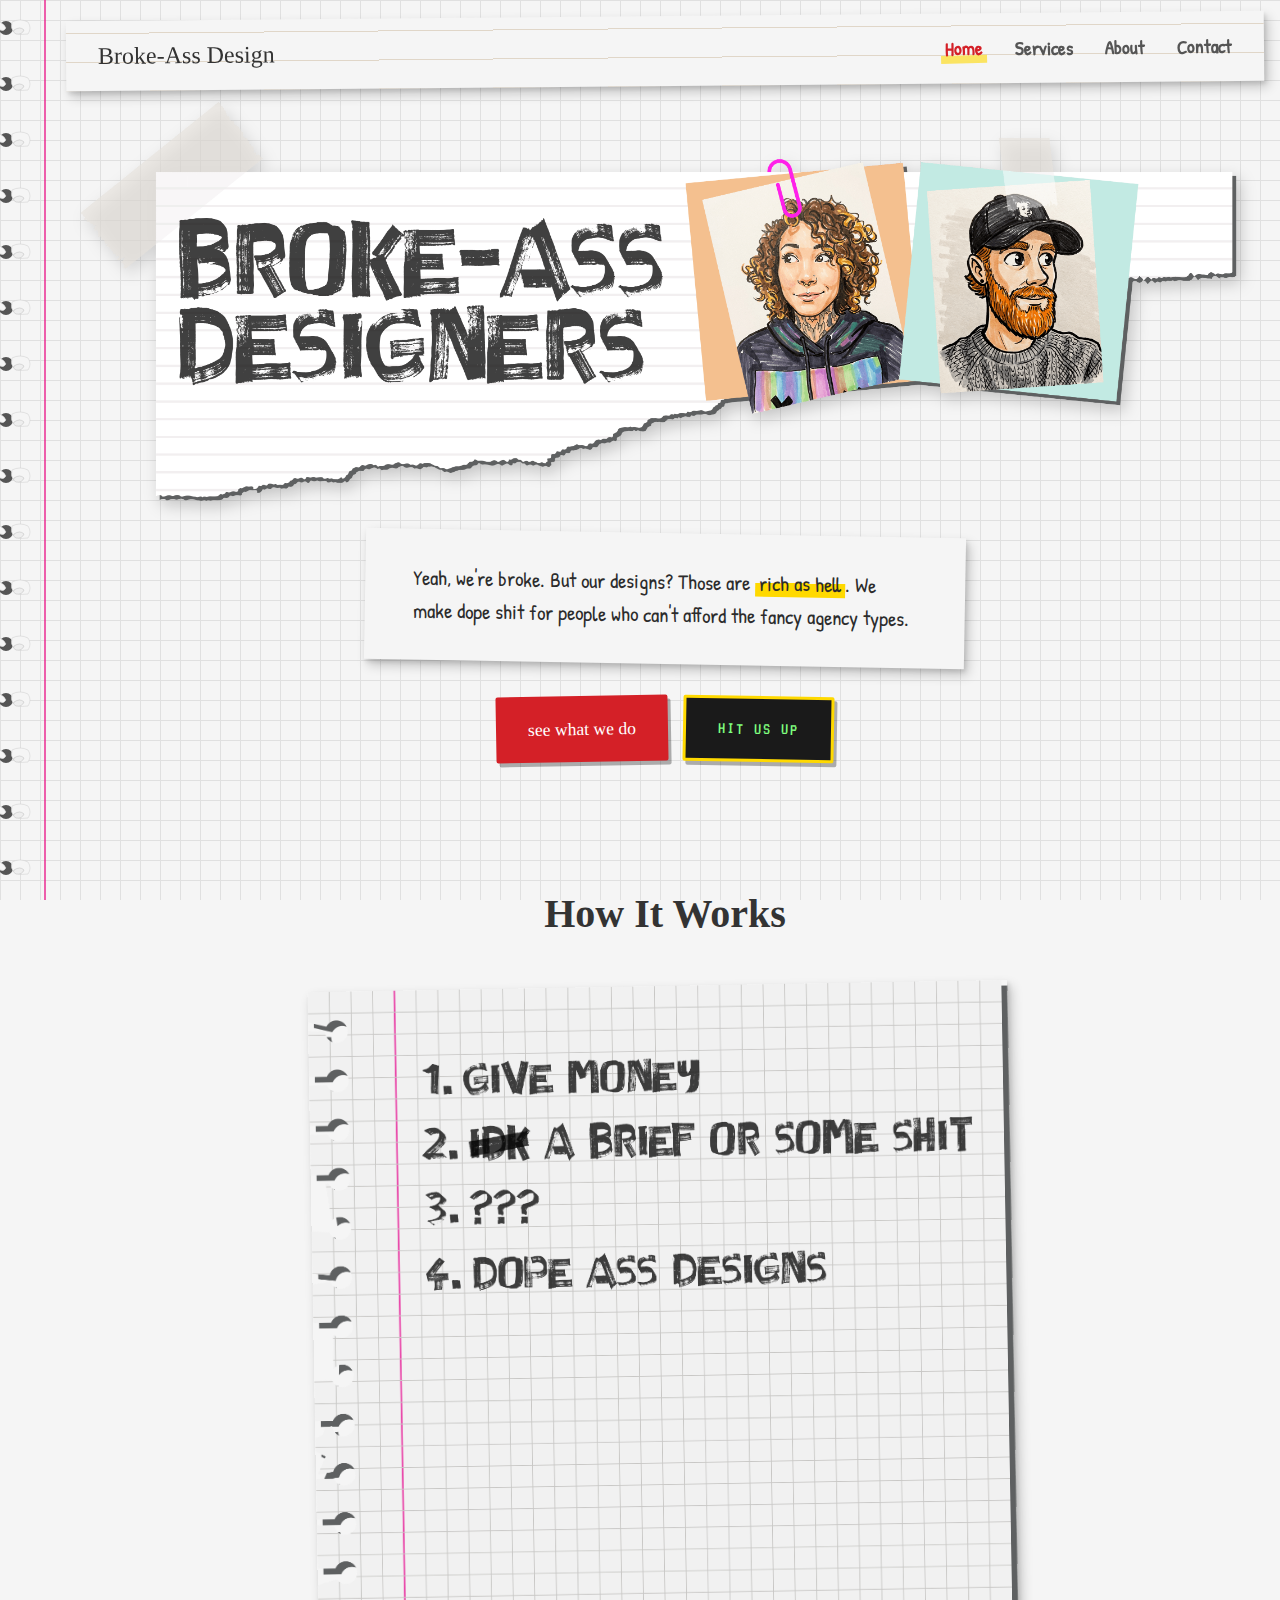
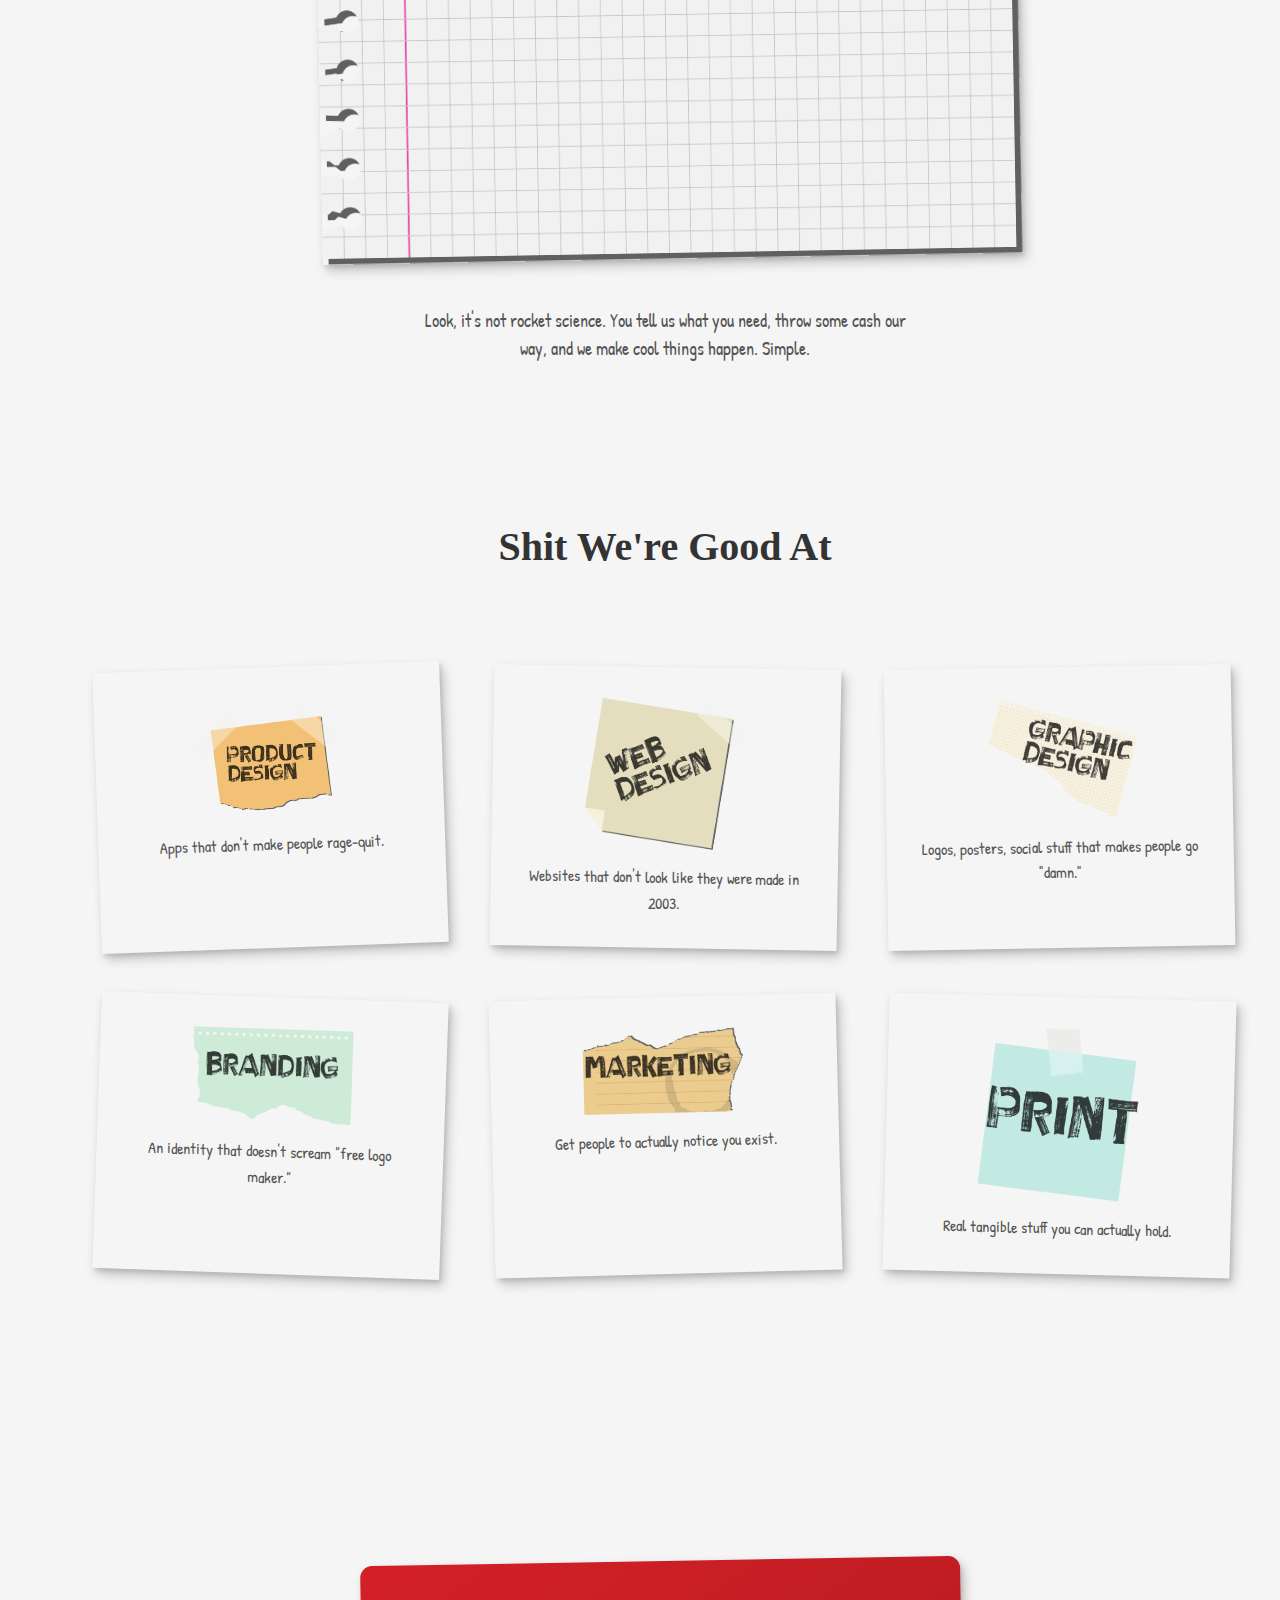
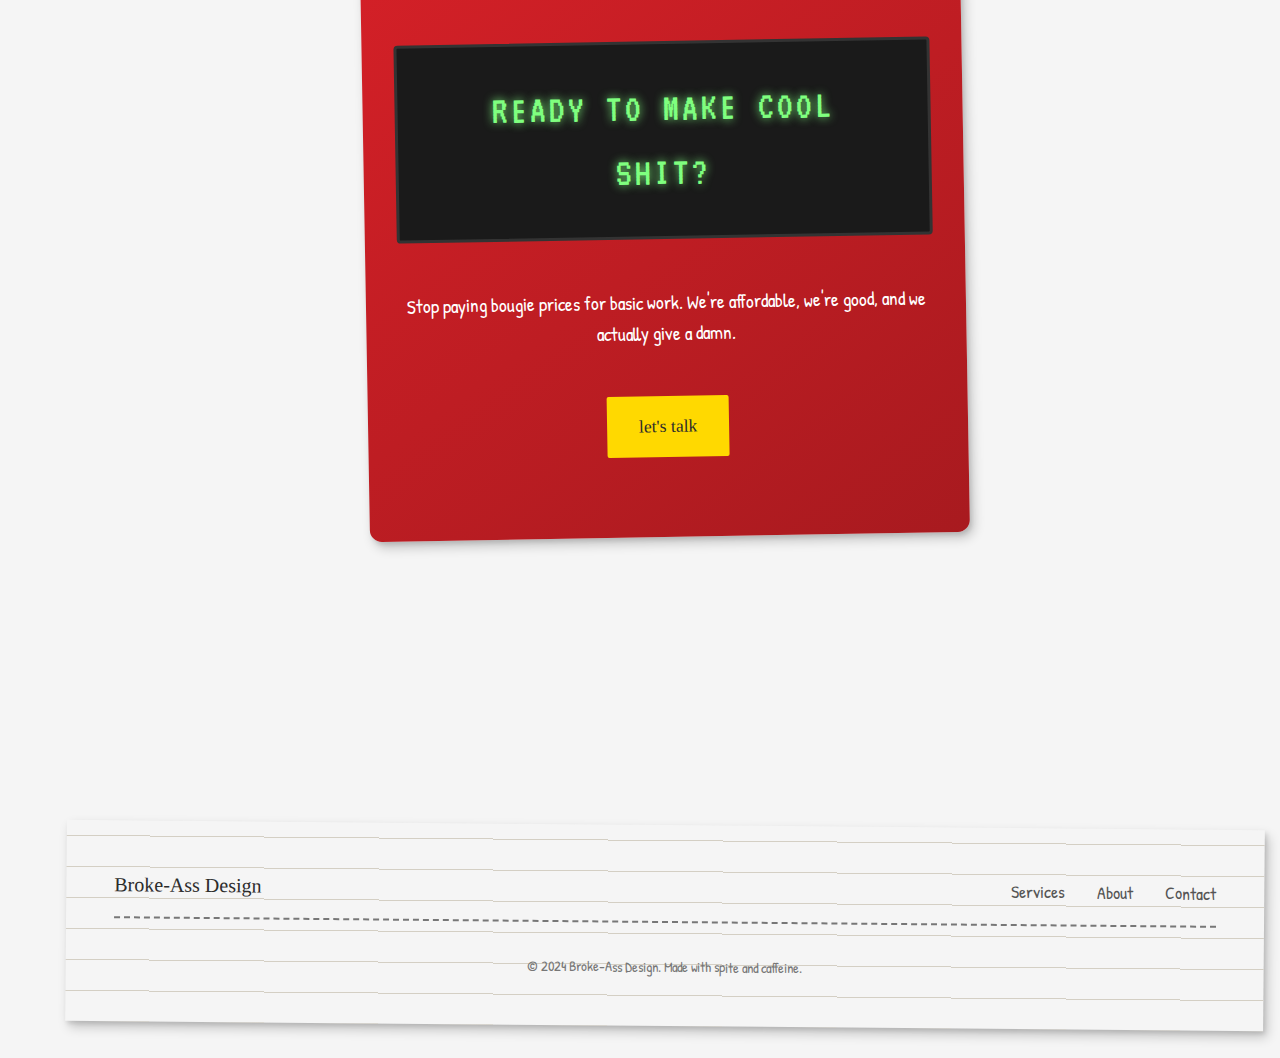
<file: index.html>
<!DOCTYPE html>
<html lang="en">
<head>
  <meta charset="UTF-8">
  <meta name="viewport" content="width=device-width, initial-scale=1.0">
  <title>Broke-Ass Design | Scrappy Design for Real People</title>
  <meta name="description" content="We're two broke-ass designers making dope shit for people who can't afford the fancy agencies. Web, print, branding, and more.">

  <!-- Google Fonts -->
  <link rel="preconnect" href="https://fonts.googleapis.com">
  <link rel="preconnect" href="https://fonts.gstatic.com" crossorigin>
  <link href="https://fonts.googleapis.com/css2?family=Patrick+Hand&family=Permanent+Marker&family=VT323&display=swap" rel="stylesheet">

  <!-- Styles -->
  <link rel="stylesheet" href="css/styles.css">
</head>
<body>

  <!-- Spiral Notebook Edge - Fixed to left viewport -->
  <div class="spiral-edge" aria-hidden="true"></div>

  <!-- Navigation - sits on a paper strip -->
  <nav class="nav">
    <div class="nav-paper">
      <div class="nav-inner">
        <a href="index.html" class="nav-logo">Broke-Ass Design</a>

        <button class="nav-toggle" aria-label="Toggle navigation">
          <span></span>
          <span></span>
          <span></span>
        </button>

        <ul class="nav-links">
          <li><a href="index.html" class="nav-link active">Home</a></li>
          <li><a href="services.html" class="nav-link">Services</a></li>
          <li><a href="about.html" class="nav-link">About</a></li>
          <li><a href="contact.html" class="nav-link">Contact</a></li>
        </ul>
      </div>
    </div>
  </nav>

  <!-- Hero Section -->
  <section class="hero">
    <div class="container">
      <div class="hero-content">
        <!-- Main banner - looks like it's taped to the page -->
        <img src="images/banner_brokeassdesign.png" alt="Broke-Ass Designers - Meg and Trent" class="hero-banner">

        <!-- Tagline on a yellow sticky/paper scrap -->
        <div class="hero-tagline-paper">
          <p class="hero-tagline">Yeah, we're broke. But our designs? Those are <span class="highlight">rich as hell</span>. We make dope shit for people who can't afford the fancy agency types.</p>
        </div>

        <div class="btn-group">
          <a href="services.html" class="btn btn-primary">see what we do</a>
          <a href="contact.html" class="btn btn-lcd">HIT US UP</a>
        </div>
      </div>
    </div>
  </section>

  <!-- How It Works - the notebook page image -->
  <section class="section">
    <div class="container">
      <h2 class="text-center mb-xl">How It Works</h2>

      <div class="how-it-works-paper">
        <img src="images/banner_howitworks.png" alt="Our Process: 1. Give money, 2. IDK a brief or some shit, 3. ???, 4. Dope ass designs">
      </div>

      <p class="text-center mt-xl" style="max-width: 500px; margin-left: auto; margin-right: auto; color: var(--text-medium);">
        Look, it's not rocket science. You tell us what you need, throw some cash our way, and we make cool things happen. Simple.
      </p>
    </div>
  </section>

  <!-- Services Section - scattered paper cards -->
  <section class="section">
    <div class="container">
      <h2 class="text-center mb-xl">Shit We're Good At</h2>

      <div class="services-scatter">
        <a href="services.html#product-design" class="service-card">
          <img src="images/paper_banner_productDesign.png" alt="Product Design">
          <p>Apps that don't make people rage-quit.</p>
        </a>

        <a href="services.html#web-design" class="service-card">
          <img src="images/paper_banner_webDesign.png" alt="Web Design">
          <p>Websites that don't look like they were made in 2003.</p>
        </a>

        <a href="services.html#graphic-design" class="service-card">
          <img src="images/paper_banner_graphicDesign.png" alt="Graphic Design">
          <p>Logos, posters, social stuff that makes people go "damn."</p>
        </a>

        <a href="services.html#branding" class="service-card">
          <img src="images/paper_banner_branding.png" alt="Branding">
          <p>An identity that doesn't scream "free logo maker."</p>
        </a>

        <a href="services.html#marketing" class="service-card">
          <img src="images/paper_banner_marketing.png" alt="Marketing">
          <p>Get people to actually notice you exist.</p>
        </a>

        <a href="services.html#print" class="service-card">
          <img src="images/paper_banner_print.png" alt="Print">
          <p>Real tangible stuff you can actually hold.</p>
        </a>
      </div>
    </div>
  </section>

  <!-- CTA - Speak & Spell style -->
  <section class="section">
    <div class="container">
      <div class="cta-section sns-card" style="text-align: center;">
        <div class="lcd-display lcd-display-lg">
          READY TO MAKE COOL SHIT?
        </div>

        <p style="color: white; margin: var(--space-xl) 0; font-size: 1.2rem;">
          Stop paying bougie prices for basic work. We're affordable, we're good, and we actually give a damn.
        </p>

        <a href="contact.html" class="btn" style="background-color: var(--sns-yellow); color: var(--text-dark); transform: rotate(0);">let's talk</a>
      </div>
    </div>
  </section>

  <!-- Footer - on a paper scrap -->
  <footer class="footer">
    <div class="footer-paper">
      <div class="footer-inner">
        <span class="footer-logo">Broke-Ass Design</span>

        <ul class="footer-links">
          <li><a href="services.html" class="footer-link">Services</a></li>
          <li><a href="about.html" class="footer-link">About</a></li>
          <li><a href="contact.html" class="footer-link">Contact</a></li>
        </ul>
      </div>

      <p class="footer-copy">
        &copy; 2024 Broke-Ass Design. Made with spite and caffeine.
      </p>
    </div>
  </footer>

  <!-- Mobile Nav Toggle -->
  <script>
    const navToggle = document.querySelector('.nav-toggle');
    const navLinks = document.querySelector('.nav-links');

    navToggle.addEventListener('click', () => {
      navLinks.classList.toggle('active');
    });
  </script>
</body>
</html>
</file>
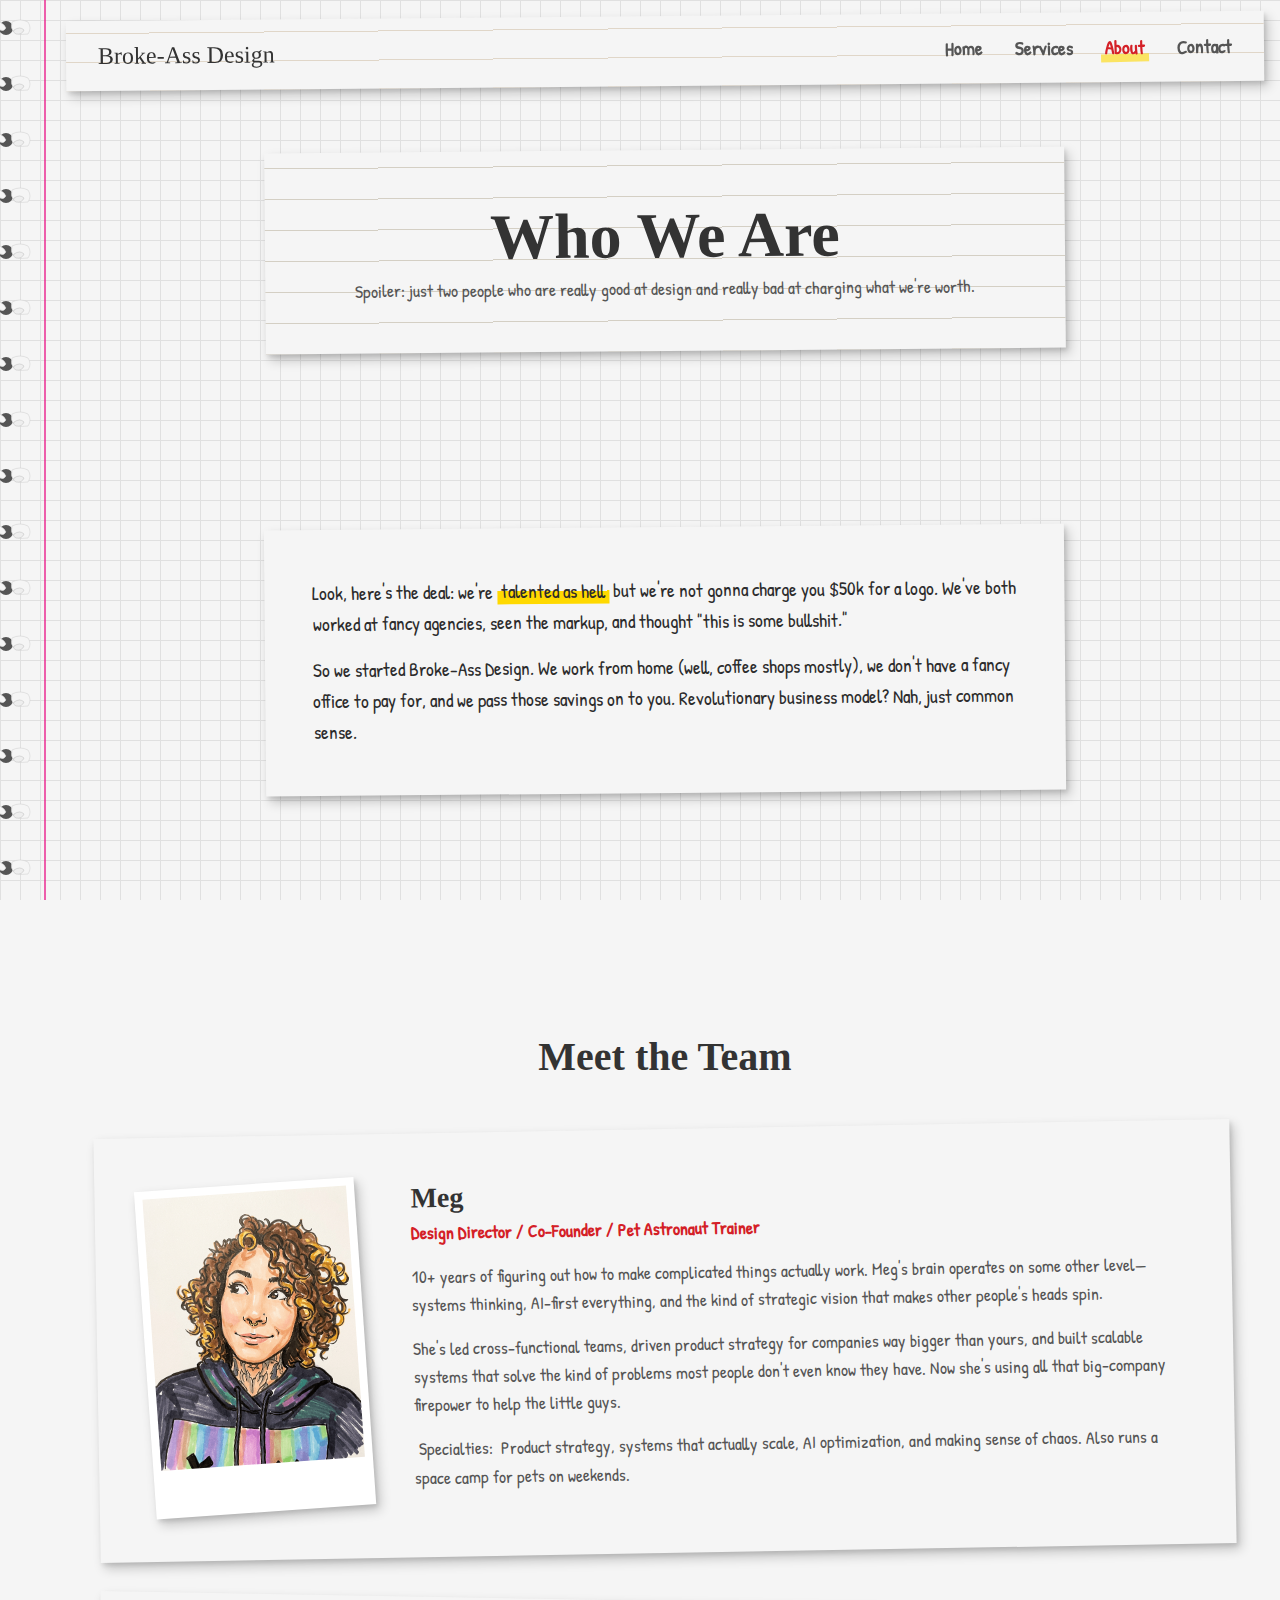
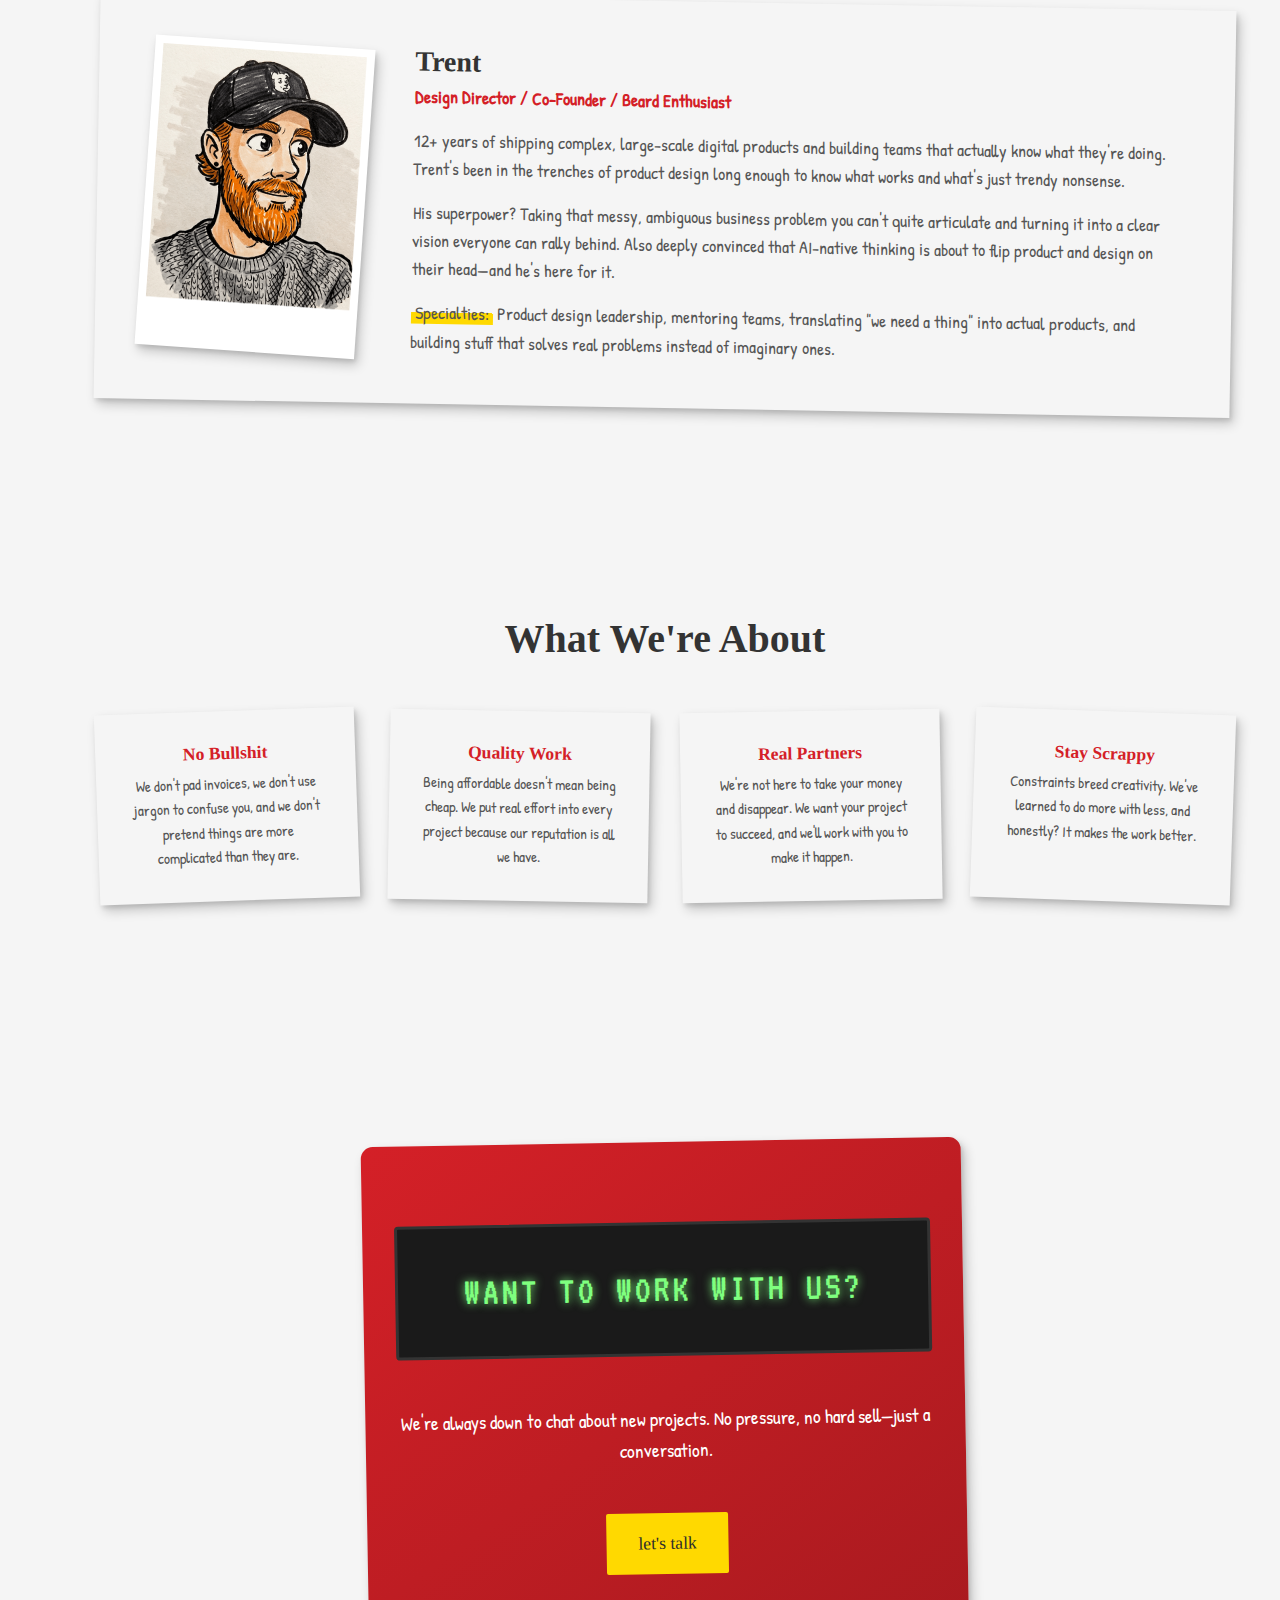
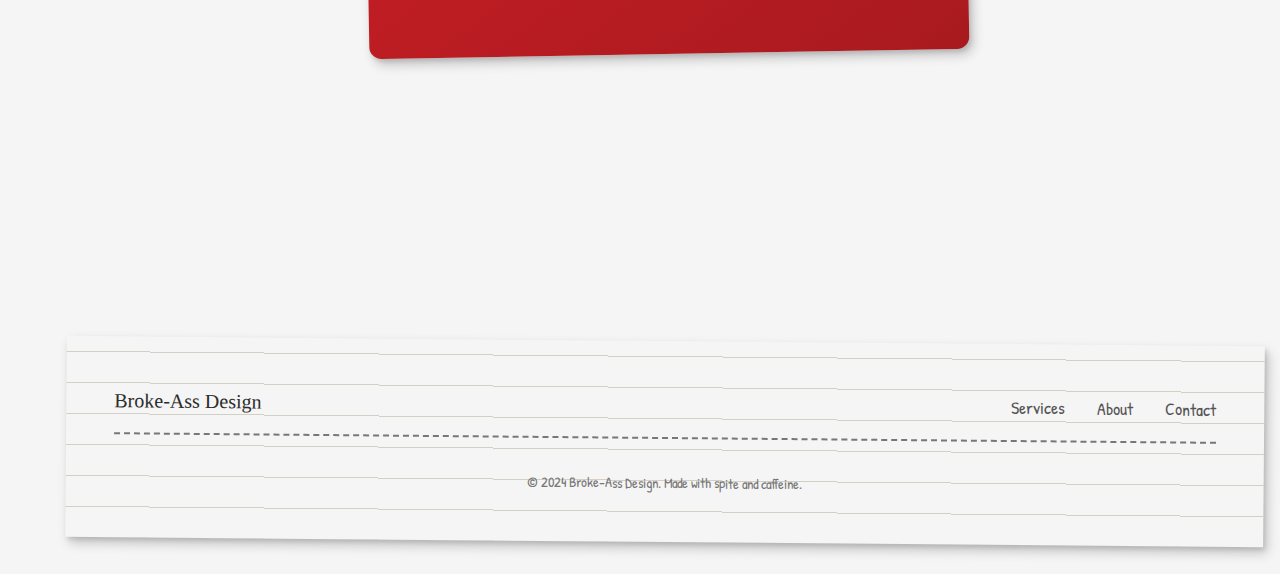
<file: about.html>
<!DOCTYPE html>
<html lang="en">
<head>
  <meta charset="UTF-8">
  <meta name="viewport" content="width=device-width, initial-scale=1.0">
  <title>About | Broke-Ass Design</title>
  <meta name="description" content="Meet Meg and Trent, the two broke-ass designers behind all this. We're scrappy, talented, and way cheaper than those fancy agencies.">

  <!-- Google Fonts -->
  <link rel="preconnect" href="https://fonts.googleapis.com">
  <link rel="preconnect" href="https://fonts.gstatic.com" crossorigin>
  <link href="https://fonts.googleapis.com/css2?family=Patrick+Hand&family=Permanent+Marker&family=VT323&display=swap" rel="stylesheet">

  <!-- Styles -->
  <link rel="stylesheet" href="css/styles.css">

  <style>
    .about-intro-paper {
      background-color: var(--paper-cream);
      padding: var(--space-xl);
      max-width: 800px;
      margin: 0 auto var(--space-2xl);
      box-shadow: var(--shadow-paper);
      transform: rotate(-0.5deg);
    }

    .about-intro-paper p {
      font-size: 1.2rem;
    }

    .team-member-paper {
      display: flex;
      flex-wrap: wrap;
      gap: var(--space-xl);
      align-items: flex-start;
      background-color: var(--paper-cream);
      padding: var(--space-xl);
      margin-bottom: var(--space-xl);
      box-shadow: var(--shadow-paper);
    }

    .team-member-paper:first-of-type {
      transform: rotate(-1deg);
    }

    .team-member-paper:last-of-type {
      transform: rotate(1deg);
      background-color: var(--paper-yellow);
    }

    .team-photo-wrapper {
      flex: 0 0 auto;
      width: 220px;
    }

    .team-photo-polaroid {
      background-color: white;
      padding: var(--space-sm);
      padding-bottom: var(--space-xl);
      box-shadow: var(--shadow-paper);
      transform: rotate(-3deg);
    }

    .team-member-paper:last-of-type .team-photo-polaroid {
      transform: rotate(3deg);
    }

    .team-photo-polaroid img {
      width: 100%;
    }

    .team-bio {
      flex: 1;
      min-width: 280px;
    }

    .team-bio h3 {
      margin-bottom: var(--space-xs);
    }

    .team-bio .role {
      color: var(--sns-red);
      font-weight: 600;
      margin-bottom: var(--space-md);
      font-size: 1.1rem;
    }

    .team-bio p {
      color: var(--text-medium);
    }

    .values-grid {
      display: grid;
      grid-template-columns: repeat(auto-fit, minmax(250px, 1fr));
      gap: var(--space-lg);
      margin-top: var(--space-xl);
    }

    .value-paper {
      background-color: var(--paper-cream);
      padding: var(--space-lg);
      box-shadow: var(--shadow-paper);
      text-align: center;
    }

    .value-paper:nth-child(1) { transform: rotate(-2deg); background-color: var(--paper-yellow); }
    .value-paper:nth-child(2) { transform: rotate(1deg); }
    .value-paper:nth-child(3) { transform: rotate(-1deg); background-color: var(--paper-green); }
    .value-paper:nth-child(4) { transform: rotate(2deg); background-color: var(--paper-pink); }

    .value-paper h4 {
      color: var(--sns-red);
      margin-bottom: var(--space-sm);
    }

    .value-paper p {
      font-size: 0.95rem;
      color: var(--text-medium);
    }
  </style>
</head>
<body>

  <!-- Spiral Notebook Edge - Fixed to left viewport -->
  <div class="spiral-edge" aria-hidden="true"></div>

  <!-- Navigation -->
  <nav class="nav">
    <div class="nav-paper">
      <div class="nav-inner">
        <a href="index.html" class="nav-logo">Broke-Ass Design</a>

        <button class="nav-toggle" aria-label="Toggle navigation">
          <span></span>
          <span></span>
          <span></span>
        </button>

        <ul class="nav-links">
          <li><a href="index.html" class="nav-link">Home</a></li>
          <li><a href="services.html" class="nav-link">Services</a></li>
          <li><a href="about.html" class="nav-link active">About</a></li>
          <li><a href="contact.html" class="nav-link">Contact</a></li>
        </ul>
      </div>
    </div>
  </nav>

  <!-- Page Header -->
  <header class="page-header">
    <div class="page-header-paper">
      <h1>Who We Are</h1>
      <p style="color: var(--text-medium);">Spoiler: just two people who are really good at design and really bad at charging what we're worth.</p>
    </div>
  </header>

  <!-- About Intro -->
  <section class="section">
    <div class="container">
      <div class="about-intro-paper">
        <p>
          Look, here's the deal: we're <span class="highlight">talented as hell</span> but we're not gonna charge you $50k for a logo. We've both worked at fancy agencies, seen the markup, and thought "this is some bullshit."
        </p>
        <p>
          So we started Broke-Ass Design. We work from home (well, coffee shops mostly), we don't have a fancy office to pay for, and we pass those savings on to you. Revolutionary business model? Nah, just common sense.
        </p>
      </div>
    </div>
  </section>

  <!-- Team Section -->
  <section class="section">
    <div class="container">
      <h2 class="text-center mb-xl">Meet the Team</h2>

      <!-- Meg -->
      <div class="team-member-paper">
        <div class="team-photo-wrapper">
          <div class="team-photo-polaroid">
            <img src="images/team_meg.png" alt="Meg">
          </div>
        </div>
        <div class="team-bio">
          <h3>Meg</h3>
          <p class="role">Design Director / Co-Founder / Pet Astronaut Trainer</p>
          <p>
            10+ years of figuring out how to make complicated things actually work. Meg's brain operates on some other level—systems thinking, AI-first everything, and the kind of strategic vision that makes other people's heads spin.
          </p>
          <p>
            She's led cross-functional teams, driven product strategy for companies way bigger than yours, and built scalable systems that solve the kind of problems most people don't even know they have. Now she's using all that big-company firepower to help the little guys.
          </p>
          <p>
            <span class="highlight-pink">Specialties:</span> Product strategy, systems that actually scale, AI optimization, and making sense of chaos. Also runs a space camp for pets on weekends.
          </p>
        </div>
      </div>

      <!-- Trent -->
      <div class="team-member-paper">
        <div class="team-photo-wrapper">
          <div class="team-photo-polaroid">
            <img src="images/team_trent.png" alt="Trent">
          </div>
        </div>
        <div class="team-bio">
          <h3>Trent</h3>
          <p class="role">Design Director / Co-Founder / Beard Enthusiast</p>
          <p>
            12+ years of shipping complex, large-scale digital products and building teams that actually know what they're doing. Trent's been in the trenches of product design long enough to know what works and what's just trendy nonsense.
          </p>
          <p>
            His superpower? Taking that messy, ambiguous business problem you can't quite articulate and turning it into a clear vision everyone can rally behind. Also deeply convinced that AI-native thinking is about to flip product and design on their head—and he's here for it.
          </p>
          <p>
            <span class="highlight">Specialties:</span> Product design leadership, mentoring teams, translating "we need a thing" into actual products, and building stuff that solves real problems instead of imaginary ones.
          </p>
        </div>
      </div>
    </div>
  </section>

  <!-- Values Section -->
  <section class="section">
    <div class="container">
      <h2 class="text-center">What We're About</h2>

      <div class="values-grid">
        <div class="value-paper">
          <h4>No Bullshit</h4>
          <p>We don't pad invoices, we don't use jargon to confuse you, and we don't pretend things are more complicated than they are.</p>
        </div>

        <div class="value-paper">
          <h4>Quality Work</h4>
          <p>Being affordable doesn't mean being cheap. We put real effort into every project because our reputation is all we have.</p>
        </div>

        <div class="value-paper">
          <h4>Real Partners</h4>
          <p>We're not here to take your money and disappear. We want your project to succeed, and we'll work with you to make it happen.</p>
        </div>

        <div class="value-paper">
          <h4>Stay Scrappy</h4>
          <p>Constraints breed creativity. We've learned to do more with less, and honestly? It makes the work better.</p>
        </div>
      </div>
    </div>
  </section>

  <!-- CTA -->
  <section class="section">
    <div class="container">
      <div class="cta-section sns-card" style="text-align: center;">
        <div class="lcd-display lcd-display-lg">
          WANT TO WORK WITH US?
        </div>

        <p style="color: white; margin: var(--space-xl) 0; font-size: 1.2rem;">
          We're always down to chat about new projects. No pressure, no hard sell—just a conversation.
        </p>

        <a href="contact.html" class="btn" style="background-color: var(--sns-yellow); color: var(--text-dark); transform: rotate(0);">let's talk</a>
      </div>
    </div>
  </section>

  <!-- Footer -->
  <footer class="footer">
    <div class="footer-paper">
      <div class="footer-inner">
        <span class="footer-logo">Broke-Ass Design</span>

        <ul class="footer-links">
          <li><a href="services.html" class="footer-link">Services</a></li>
          <li><a href="about.html" class="footer-link">About</a></li>
          <li><a href="contact.html" class="footer-link">Contact</a></li>
        </ul>
      </div>

      <p class="footer-copy">
        &copy; 2024 Broke-Ass Design. Made with spite and caffeine.
      </p>
    </div>
  </footer>

  <!-- Mobile Nav Toggle -->
  <script>
    const navToggle = document.querySelector('.nav-toggle');
    const navLinks = document.querySelector('.nav-links');

    navToggle.addEventListener('click', () => {
      navLinks.classList.toggle('active');
    });
  </script>
</body>
</html>
</file>
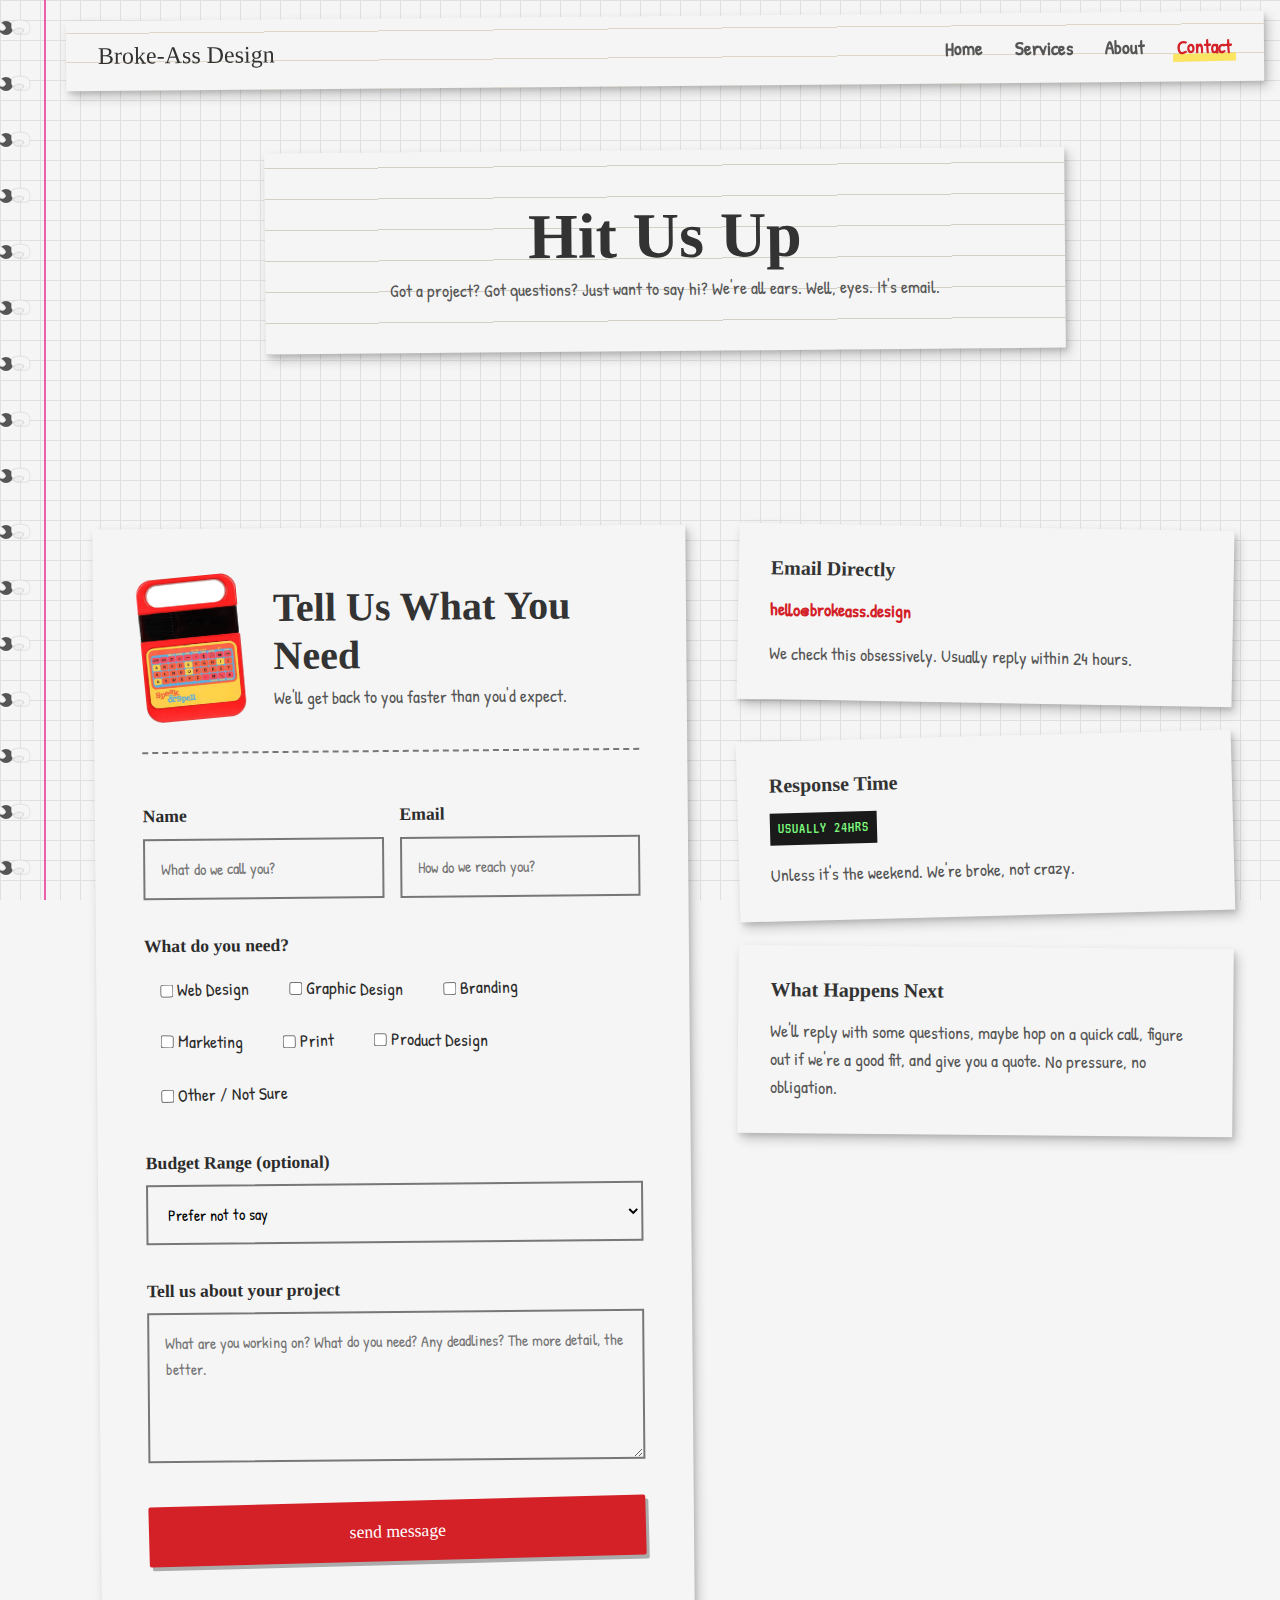
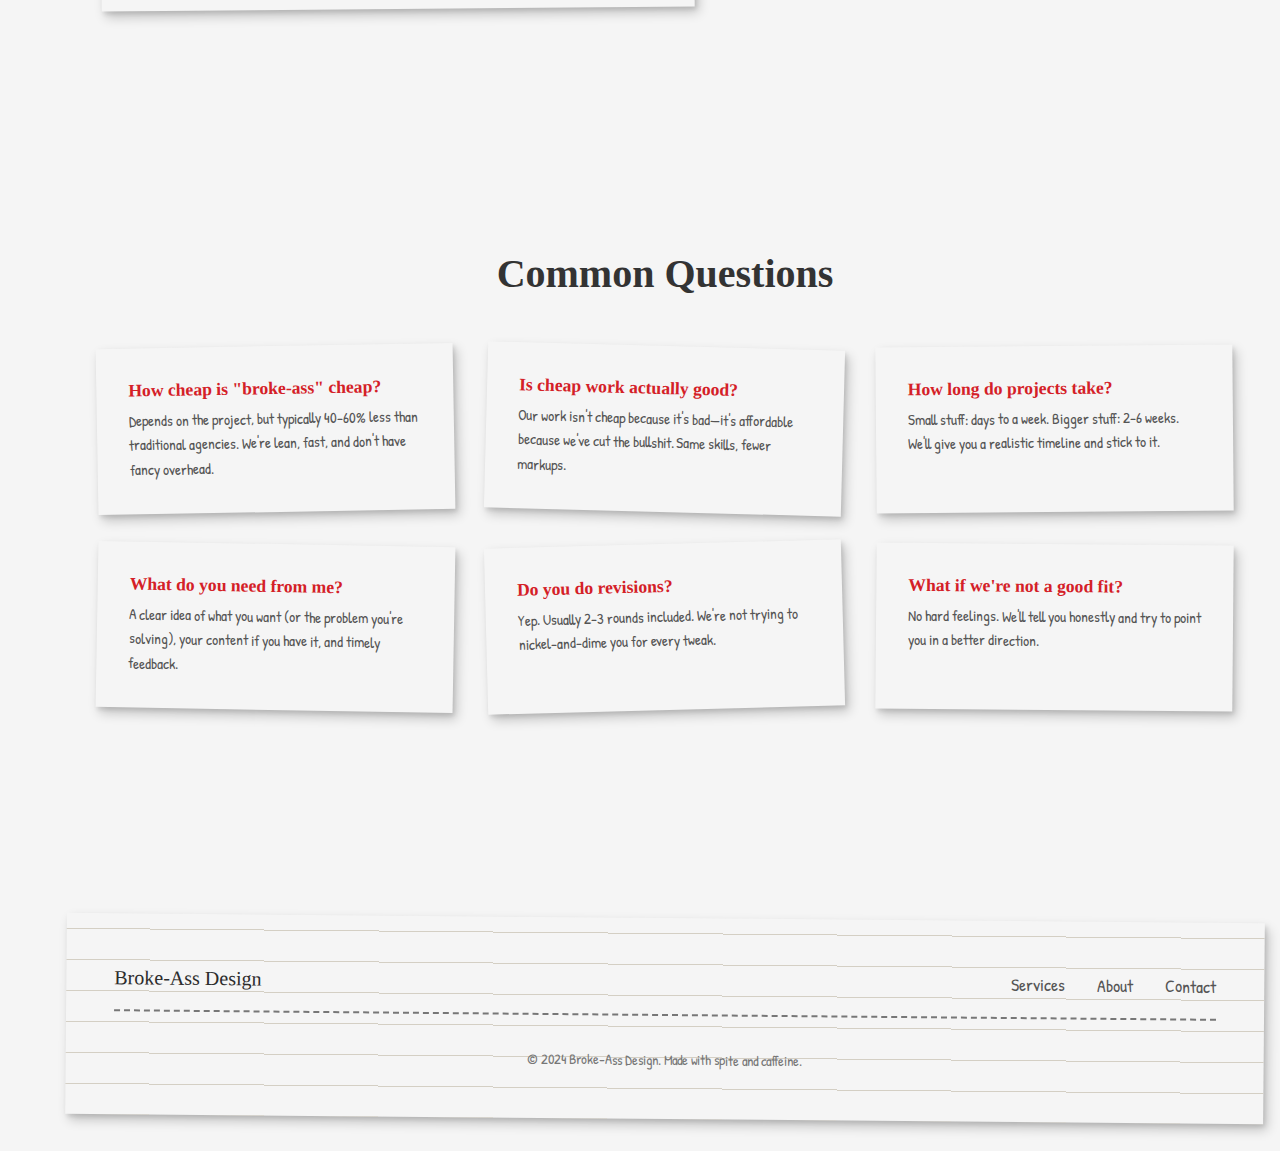
<file: contact.html>
<!DOCTYPE html>
<html lang="en">
<head>
  <meta charset="UTF-8">
  <meta name="viewport" content="width=device-width, initial-scale=1.0">
  <title>Contact | Broke-Ass Design</title>
  <meta name="description" content="Get in touch with Broke-Ass Design. Tell us what you need, and let's make something cool together.">

  <!-- Google Fonts -->
  <link rel="preconnect" href="https://fonts.googleapis.com">
  <link rel="preconnect" href="https://fonts.gstatic.com" crossorigin>
  <link href="https://fonts.googleapis.com/css2?family=Patrick+Hand&family=Permanent+Marker&family=VT323&display=swap" rel="stylesheet">

  <!-- Styles -->
  <link rel="stylesheet" href="css/styles.css">

  <style>
    .contact-layout {
      display: grid;
      grid-template-columns: 1.2fr 1fr;
      gap: var(--space-xl);
      align-items: start;
    }

    @media (max-width: 900px) {
      .contact-layout {
        grid-template-columns: 1fr;
      }
    }

    .form-paper {
      background-color: var(--paper-cream);
      padding: var(--space-xl);
      box-shadow: var(--shadow-paper);
      transform: rotate(-0.5deg);
    }

    .form-header {
      display: flex;
      align-items: center;
      gap: var(--space-lg);
      margin-bottom: var(--space-xl);
      padding-bottom: var(--space-lg);
      border-bottom: 2px dashed var(--text-light);
    }

    .form-header img {
      width: 100px;
      transform: rotate(-5deg);
    }

    .form-header h2 {
      margin-bottom: var(--space-xs);
    }

    .info-stack {
      display: flex;
      flex-direction: column;
      gap: var(--space-lg);
    }

    .info-paper {
      background-color: var(--paper-yellow);
      padding: var(--space-lg);
      box-shadow: var(--shadow-paper);
    }

    .info-paper:nth-child(1) { transform: rotate(1deg); }
    .info-paper:nth-child(2) { transform: rotate(-1.5deg); background-color: var(--paper-green); }
    .info-paper:nth-child(3) { transform: rotate(0.5deg); background-color: var(--paper-pink); }

    .info-paper h3 {
      margin-bottom: var(--space-md);
      font-size: 1.25rem;
    }

    .info-paper p {
      color: var(--text-medium);
    }

    .info-paper strong {
      color: var(--sns-red);
    }

    .lcd-inline {
      display: inline-block;
      background-color: var(--sns-lcd-bg);
      color: var(--sns-lcd-text);
      font-family: 'VT323', monospace;
      padding: 0.2em 0.5em;
      letter-spacing: 1px;
      font-size: 0.9em;
    }

    .faq-section {
      margin-top: var(--space-2xl);
    }

    .faq-grid {
      display: grid;
      grid-template-columns: repeat(auto-fit, minmax(280px, 1fr));
      gap: var(--space-lg);
      margin-top: var(--space-xl);
    }

    .faq-paper {
      background-color: var(--paper-cream);
      padding: var(--space-lg);
      box-shadow: var(--shadow-paper);
    }

    .faq-paper:nth-child(1) { transform: rotate(-1deg); }
    .faq-paper:nth-child(2) { transform: rotate(1.5deg); }
    .faq-paper:nth-child(3) { transform: rotate(-0.5deg); }
    .faq-paper:nth-child(4) { transform: rotate(1deg); }
    .faq-paper:nth-child(5) { transform: rotate(-1.5deg); }
    .faq-paper:nth-child(6) { transform: rotate(0.5deg); }

    .faq-paper h4 {
      color: var(--sns-red);
      margin-bottom: var(--space-sm);
      font-size: 1.1rem;
    }

    .faq-paper p {
      color: var(--text-medium);
      font-size: 0.95rem;
    }
  </style>
</head>
<body>

  <!-- Spiral Notebook Edge - Fixed to left viewport -->
  <div class="spiral-edge" aria-hidden="true"></div>

  <!-- Navigation -->
  <nav class="nav">
    <div class="nav-paper">
      <div class="nav-inner">
        <a href="index.html" class="nav-logo">Broke-Ass Design</a>

        <button class="nav-toggle" aria-label="Toggle navigation">
          <span></span>
          <span></span>
          <span></span>
        </button>

        <ul class="nav-links">
          <li><a href="index.html" class="nav-link">Home</a></li>
          <li><a href="services.html" class="nav-link">Services</a></li>
          <li><a href="about.html" class="nav-link">About</a></li>
          <li><a href="contact.html" class="nav-link active">Contact</a></li>
        </ul>
      </div>
    </div>
  </nav>

  <!-- Page Header -->
  <header class="page-header">
    <div class="page-header-paper">
      <h1>Hit Us Up</h1>
      <p style="color: var(--text-medium);">Got a project? Got questions? Just want to say hi? We're all ears. Well, eyes. It's email.</p>
    </div>
  </header>

  <!-- Contact Section -->
  <section class="section">
    <div class="container">
      <div class="contact-layout">

        <!-- Contact Form -->
        <div class="form-paper">
          <div class="form-header">
            <img src="images/speakNspell_1.png" alt="Speak & Spell">
            <div>
              <h2>Tell Us What You Need</h2>
              <p style="color: var(--text-medium);">We'll get back to you faster than you'd expect.</p>
            </div>
          </div>

          <form action="#" method="POST">
            <div style="display: grid; grid-template-columns: 1fr 1fr; gap: var(--space-md);">
              <div class="form-group">
                <label for="name" class="form-label">Name</label>
                <input type="text" id="name" name="name" class="form-input" placeholder="What do we call you?" required>
              </div>

              <div class="form-group">
                <label for="email" class="form-label">Email</label>
                <input type="email" id="email" name="email" class="form-input" placeholder="How do we reach you?" required>
              </div>
            </div>

            <div class="form-group">
              <label class="form-label">What do you need?</label>
              <div class="checkbox-group">
                <label class="checkbox-item">
                  <input type="checkbox" name="services" value="web-design">
                  <span>Web Design</span>
                </label>
                <label class="checkbox-item">
                  <input type="checkbox" name="services" value="graphic-design">
                  <span>Graphic Design</span>
                </label>
                <label class="checkbox-item">
                  <input type="checkbox" name="services" value="branding">
                  <span>Branding</span>
                </label>
                <label class="checkbox-item">
                  <input type="checkbox" name="services" value="marketing">
                  <span>Marketing</span>
                </label>
                <label class="checkbox-item">
                  <input type="checkbox" name="services" value="print">
                  <span>Print</span>
                </label>
                <label class="checkbox-item">
                  <input type="checkbox" name="services" value="product-design">
                  <span>Product Design</span>
                </label>
                <label class="checkbox-item">
                  <input type="checkbox" name="services" value="other">
                  <span>Other / Not Sure</span>
                </label>
              </div>
            </div>

            <div class="form-group">
              <label for="budget" class="form-label">Budget Range (optional)</label>
              <select id="budget" name="budget" class="form-input form-select">
                <option value="">Prefer not to say</option>
                <option value="under-500">Under $500</option>
                <option value="500-1000">$500 - $1,000</option>
                <option value="1000-2500">$1,000 - $2,500</option>
                <option value="2500-5000">$2,500 - $5,000</option>
                <option value="over-5000">$5,000+</option>
              </select>
            </div>

            <div class="form-group">
              <label for="message" class="form-label">Tell us about your project</label>
              <textarea id="message" name="message" class="form-textarea" placeholder="What are you working on? What do you need? Any deadlines? The more detail, the better." required></textarea>
            </div>

            <button type="submit" class="btn btn-primary" style="width: 100%;">send message</button>
          </form>
        </div>

        <!-- Contact Info -->
        <div class="info-stack">
          <div class="info-paper">
            <h3>Email Directly</h3>
            <p><strong>hello@brokeass.design</strong></p>
            <p>We check this obsessively. Usually reply within 24 hours.</p>
          </div>

          <div class="info-paper">
            <h3>Response Time</h3>
            <p><span class="lcd-inline">USUALLY 24HRS</span></p>
            <p>Unless it's the weekend. We're broke, not crazy.</p>
          </div>

          <div class="info-paper">
            <h3>What Happens Next</h3>
            <p>We'll reply with some questions, maybe hop on a quick call, figure out if we're a good fit, and give you a quote. No pressure, no obligation.</p>
          </div>
        </div>
      </div>
    </div>
  </section>

  <!-- FAQ Section -->
  <section class="section faq-section">
    <div class="container">
      <h2 class="text-center">Common Questions</h2>

      <div class="faq-grid">
        <div class="faq-paper">
          <h4>How cheap is "broke-ass" cheap?</h4>
          <p>Depends on the project, but typically 40-60% less than traditional agencies. We're lean, fast, and don't have fancy overhead.</p>
        </div>

        <div class="faq-paper">
          <h4>Is cheap work actually good?</h4>
          <p>Our work isn't cheap because it's bad—it's affordable because we've cut the bullshit. Same skills, fewer markups.</p>
        </div>

        <div class="faq-paper">
          <h4>How long do projects take?</h4>
          <p>Small stuff: days to a week. Bigger stuff: 2-6 weeks. We'll give you a realistic timeline and stick to it.</p>
        </div>

        <div class="faq-paper">
          <h4>What do you need from me?</h4>
          <p>A clear idea of what you want (or the problem you're solving), your content if you have it, and timely feedback.</p>
        </div>

        <div class="faq-paper">
          <h4>Do you do revisions?</h4>
          <p>Yep. Usually 2-3 rounds included. We're not trying to nickel-and-dime you for every tweak.</p>
        </div>

        <div class="faq-paper">
          <h4>What if we're not a good fit?</h4>
          <p>No hard feelings. We'll tell you honestly and try to point you in a better direction.</p>
        </div>
      </div>
    </div>
  </section>

  <!-- Footer -->
  <footer class="footer">
    <div class="footer-paper">
      <div class="footer-inner">
        <span class="footer-logo">Broke-Ass Design</span>

        <ul class="footer-links">
          <li><a href="services.html" class="footer-link">Services</a></li>
          <li><a href="about.html" class="footer-link">About</a></li>
          <li><a href="contact.html" class="footer-link">Contact</a></li>
        </ul>
      </div>

      <p class="footer-copy">
        &copy; 2024 Broke-Ass Design. Made with spite and caffeine.
      </p>
    </div>
  </footer>

  <!-- Mobile Nav Toggle -->
  <script>
    const navToggle = document.querySelector('.nav-toggle');
    const navLinks = document.querySelector('.nav-links');

    navToggle.addEventListener('click', () => {
      navLinks.classList.toggle('active');
    });
  </script>
</body>
</html>
</file>
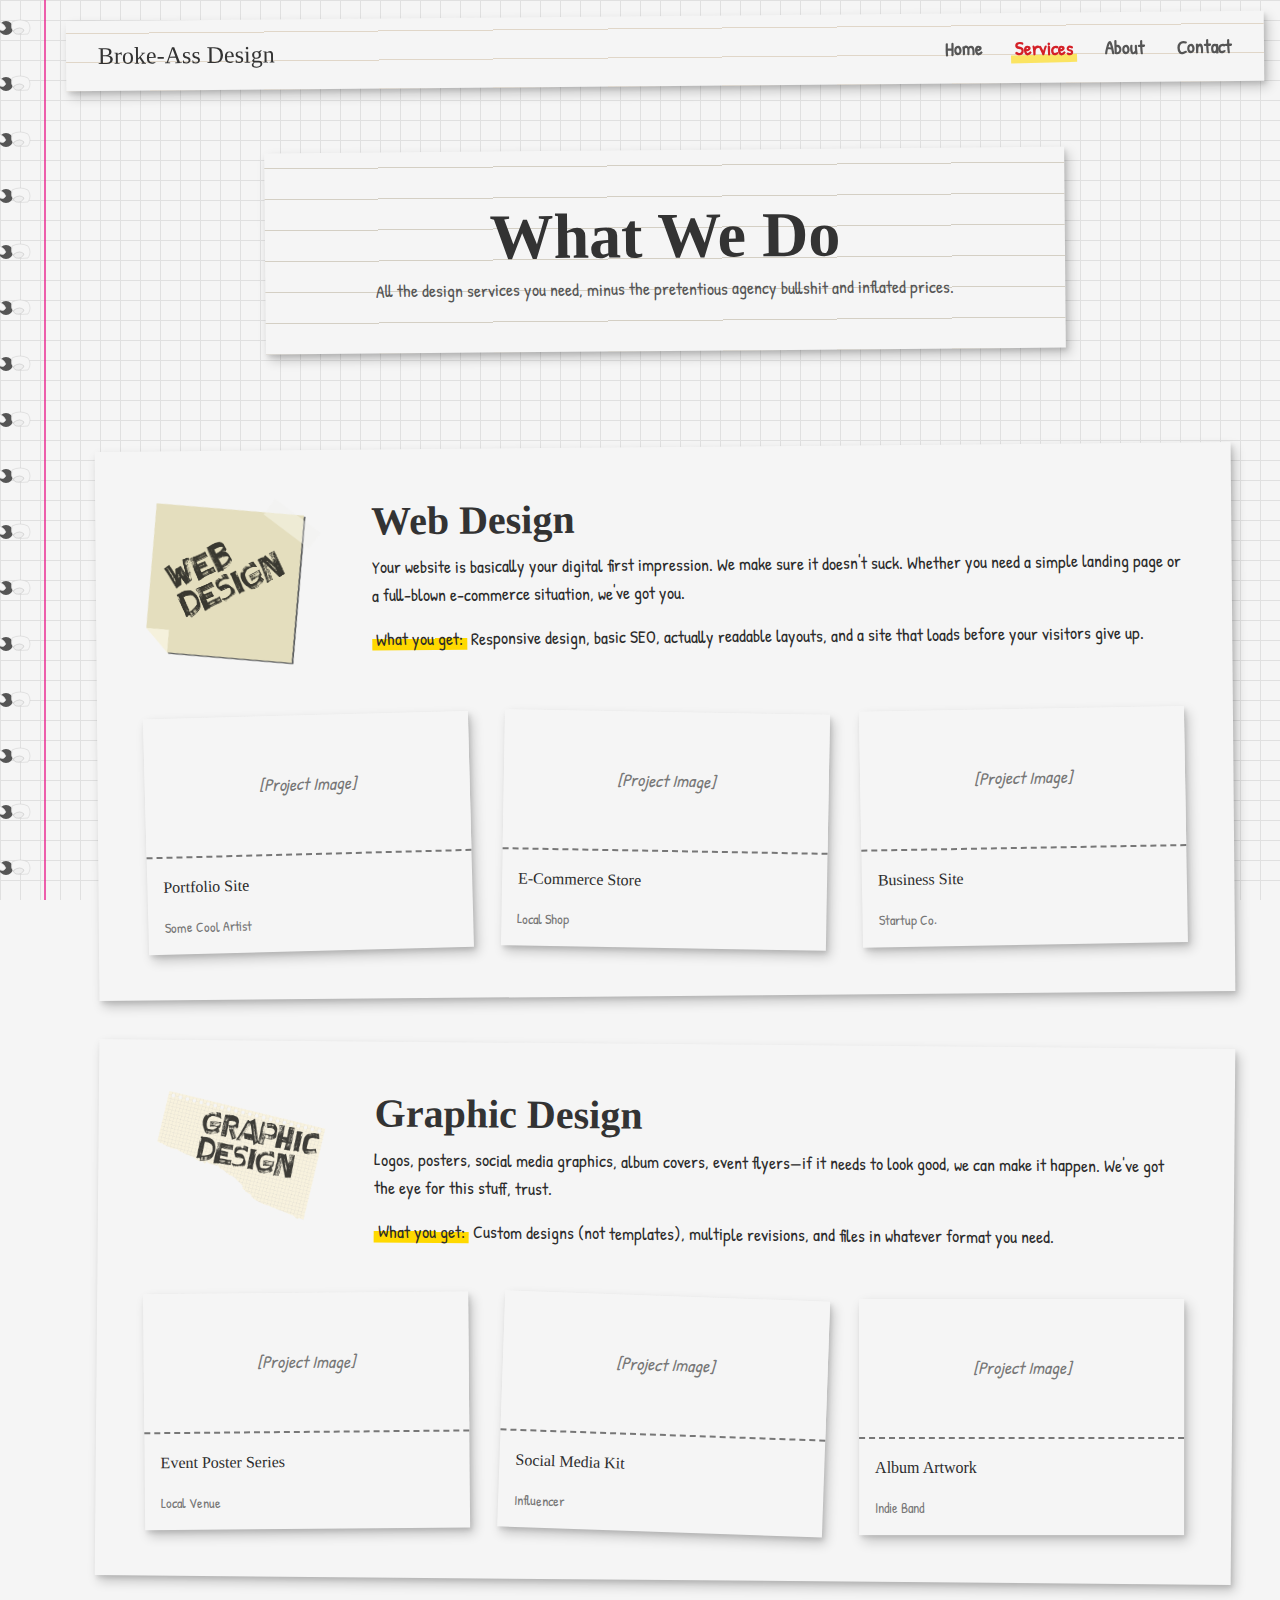
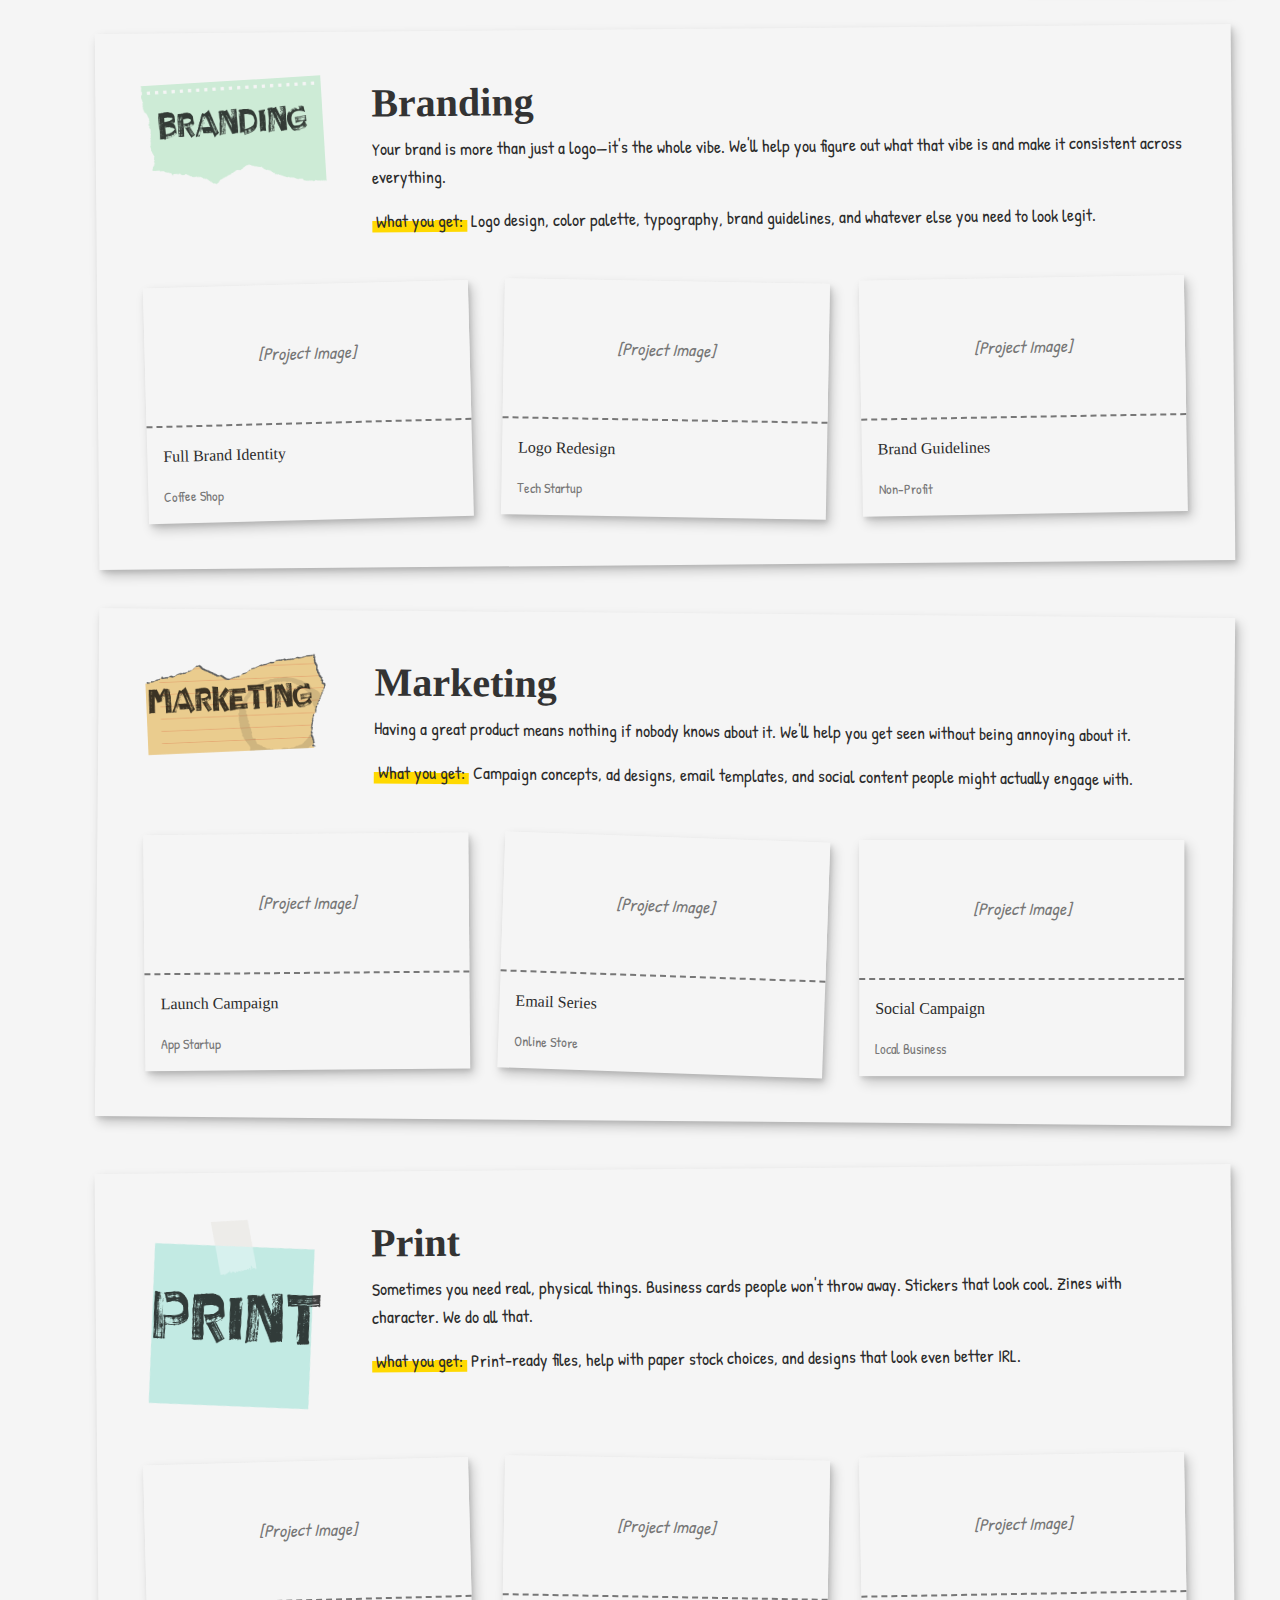
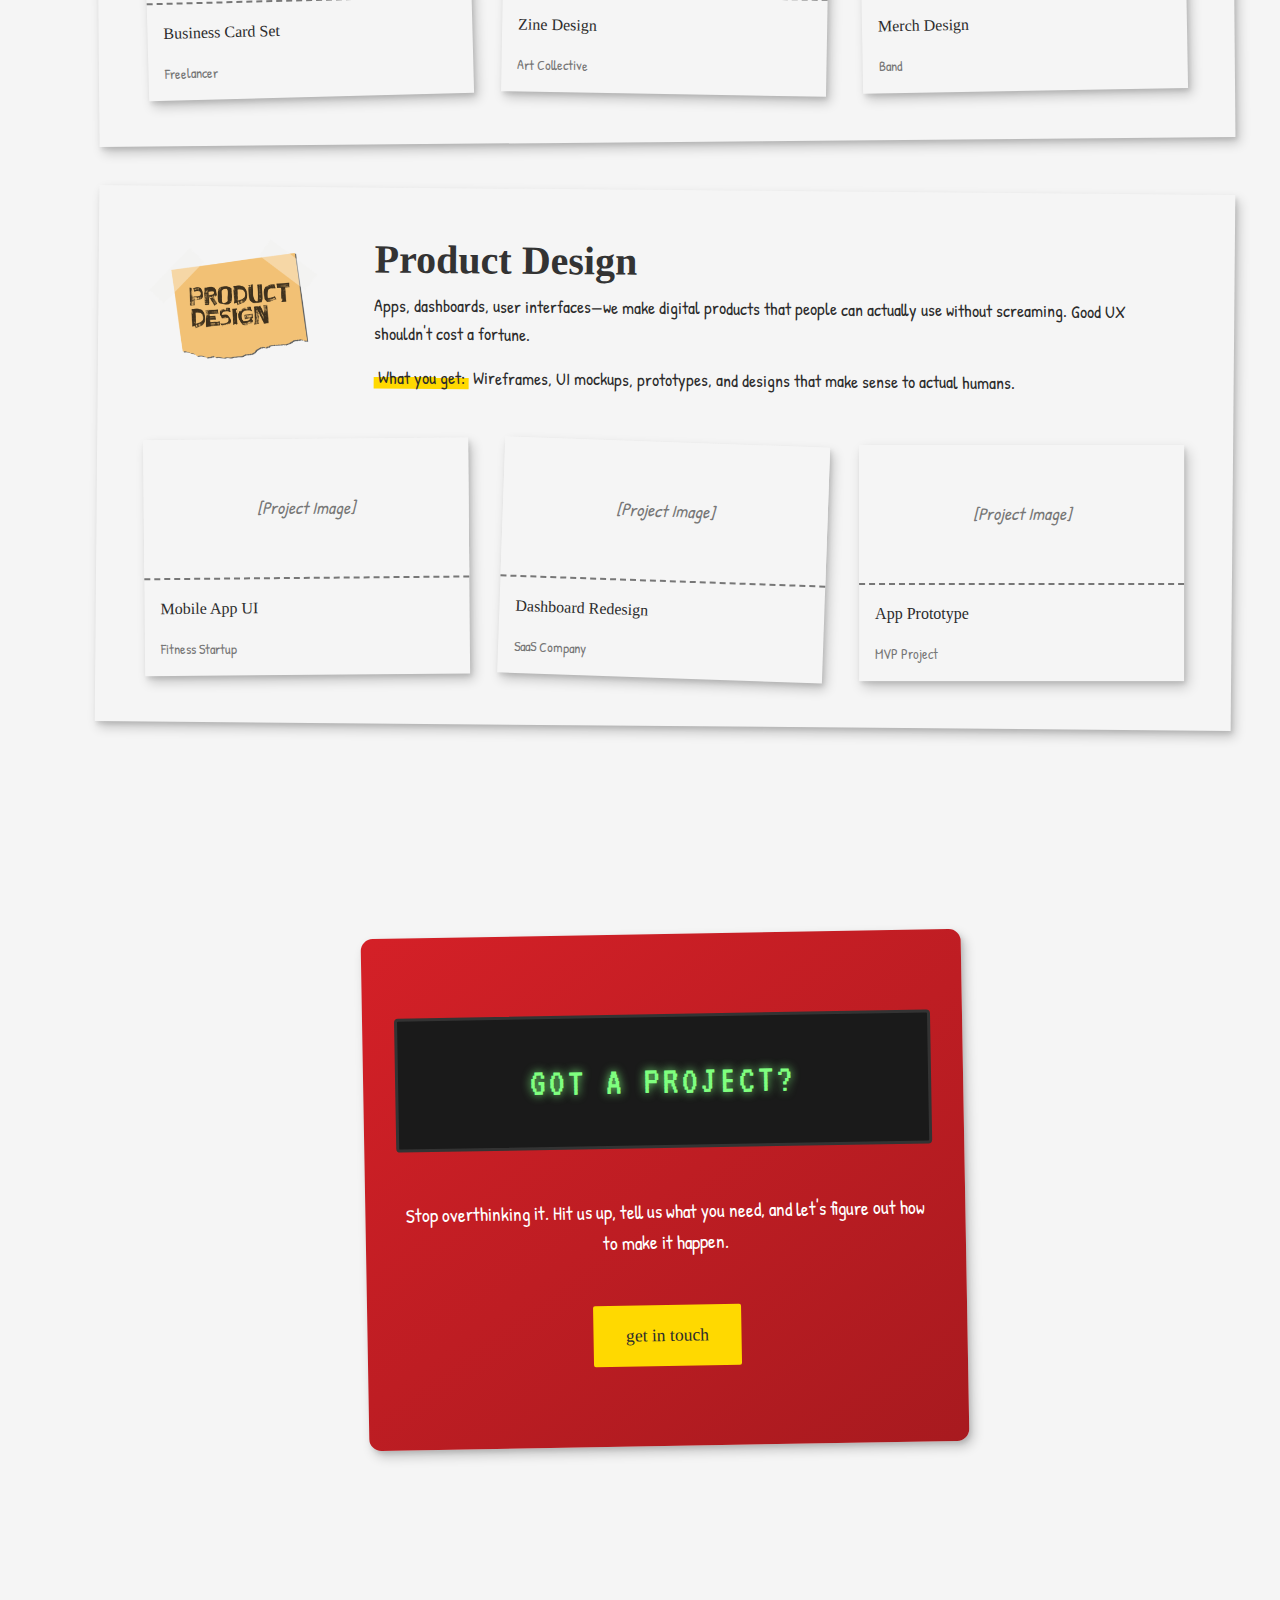
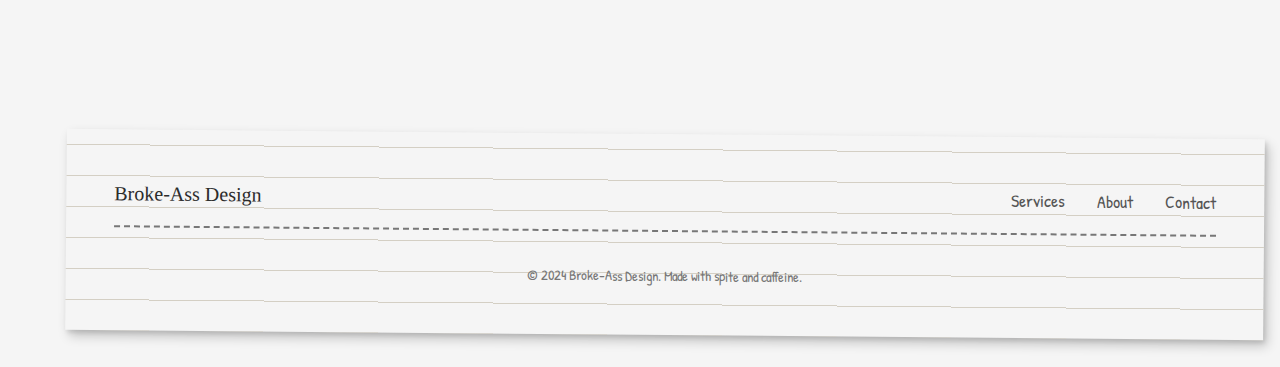
<file: services.html>
<!DOCTYPE html>
<html lang="en">
<head>
  <meta charset="UTF-8">
  <meta name="viewport" content="width=device-width, initial-scale=1.0">
  <title>Services | Broke-Ass Design</title>
  <meta name="description" content="Web design, graphic design, branding, marketing, print, and product design. We do it all, and we do it for less.">

  <!-- Google Fonts -->
  <link rel="preconnect" href="https://fonts.googleapis.com">
  <link rel="preconnect" href="https://fonts.gstatic.com" crossorigin>
  <link href="https://fonts.googleapis.com/css2?family=Patrick+Hand&family=Permanent+Marker&family=VT323&display=swap" rel="stylesheet">

  <!-- Styles -->
  <link rel="stylesheet" href="css/styles.css">

  <style>
    .service-section {
      padding: var(--space-2xl) 0;
    }

    .service-paper {
      background-color: var(--paper-cream);
      padding: var(--space-xl);
      box-shadow: var(--shadow-paper);
      margin-bottom: var(--space-xl);
    }

    .service-paper:nth-child(odd) {
      transform: rotate(-0.5deg);
    }

    .service-paper:nth-child(even) {
      transform: rotate(0.5deg);
      background-color: var(--paper-yellow);
    }

    .service-header {
      display: flex;
      flex-wrap: wrap;
      align-items: flex-start;
      gap: var(--space-xl);
      margin-bottom: var(--space-lg);
    }

    .service-header img {
      max-width: 180px;
      transform: rotate(-3deg);
    }

    .service-description {
      flex: 1;
      min-width: 280px;
    }

    .service-description h2 {
      margin-bottom: var(--space-sm);
    }

    .work-grid {
      display: grid;
      grid-template-columns: repeat(auto-fit, minmax(200px, 1fr));
      gap: var(--space-lg);
      margin-top: var(--space-xl);
    }

    .work-item {
      background-color: var(--paper-white);
      box-shadow: var(--shadow-paper);
      transition: transform 0.2s ease;
    }

    .work-item:nth-child(1) { transform: rotate(-1deg); }
    .work-item:nth-child(2) { transform: rotate(1.5deg); }
    .work-item:nth-child(3) { transform: rotate(-0.5deg); }

    .work-item:hover {
      transform: rotate(0deg) scale(1.02);
    }

    .work-item-image {
      height: 140px;
      background-color: var(--paper-cream);
      display: flex;
      align-items: center;
      justify-content: center;
      color: var(--text-light);
      font-style: italic;
      border-bottom: 2px dashed var(--text-light);
    }

    .work-item-info {
      padding: var(--space-md);
    }

    .work-item-title {
      font-family: 'Permanent Marker', cursive;
      font-size: 1rem;
    }

    .work-item-client {
      color: var(--text-light);
      font-size: 0.875rem;
    }
  </style>
</head>
<body>

  <!-- Spiral Notebook Edge - Fixed to left viewport -->
  <div class="spiral-edge" aria-hidden="true"></div>

  <!-- Navigation -->
  <nav class="nav">
    <div class="nav-paper">
      <div class="nav-inner">
        <a href="index.html" class="nav-logo">Broke-Ass Design</a>

        <button class="nav-toggle" aria-label="Toggle navigation">
          <span></span>
          <span></span>
          <span></span>
        </button>

        <ul class="nav-links">
          <li><a href="index.html" class="nav-link">Home</a></li>
          <li><a href="services.html" class="nav-link active">Services</a></li>
          <li><a href="about.html" class="nav-link">About</a></li>
          <li><a href="contact.html" class="nav-link">Contact</a></li>
        </ul>
      </div>
    </div>
  </nav>

  <!-- Page Header -->
  <header class="page-header">
    <div class="page-header-paper">
      <h1>What We Do</h1>
      <p style="color: var(--text-medium);">All the design services you need, minus the pretentious agency bullshit and inflated prices.</p>
    </div>
  </header>

  <!-- Services -->
  <div class="container">

    <!-- Web Design -->
    <section id="web-design" class="service-paper">
      <div class="service-header">
        <img src="images/paper_banner_webDesign.png" alt="Web Design">
        <div class="service-description">
          <h2>Web Design</h2>
          <p>Your website is basically your digital first impression. We make sure it doesn't suck. Whether you need a simple landing page or a full-blown e-commerce situation, we've got you.</p>
          <p><span class="highlight">What you get:</span> Responsive design, basic SEO, actually readable layouts, and a site that loads before your visitors give up.</p>
        </div>
      </div>

      <div class="work-grid">
        <div class="work-item">
          <div class="work-item-image">[Project Image]</div>
          <div class="work-item-info">
            <p class="work-item-title">Portfolio Site</p>
            <p class="work-item-client">Some Cool Artist</p>
          </div>
        </div>
        <div class="work-item">
          <div class="work-item-image">[Project Image]</div>
          <div class="work-item-info">
            <p class="work-item-title">E-Commerce Store</p>
            <p class="work-item-client">Local Shop</p>
          </div>
        </div>
        <div class="work-item">
          <div class="work-item-image">[Project Image]</div>
          <div class="work-item-info">
            <p class="work-item-title">Business Site</p>
            <p class="work-item-client">Startup Co.</p>
          </div>
        </div>
      </div>
    </section>

    <!-- Graphic Design -->
    <section id="graphic-design" class="service-paper">
      <div class="service-header">
        <img src="images/paper_banner_graphicDesign.png" alt="Graphic Design">
        <div class="service-description">
          <h2>Graphic Design</h2>
          <p>Logos, posters, social media graphics, album covers, event flyers—if it needs to look good, we can make it happen. We've got the eye for this stuff, trust.</p>
          <p><span class="highlight">What you get:</span> Custom designs (not templates), multiple revisions, and files in whatever format you need.</p>
        </div>
      </div>

      <div class="work-grid">
        <div class="work-item">
          <div class="work-item-image">[Project Image]</div>
          <div class="work-item-info">
            <p class="work-item-title">Event Poster Series</p>
            <p class="work-item-client">Local Venue</p>
          </div>
        </div>
        <div class="work-item">
          <div class="work-item-image">[Project Image]</div>
          <div class="work-item-info">
            <p class="work-item-title">Social Media Kit</p>
            <p class="work-item-client">Influencer</p>
          </div>
        </div>
        <div class="work-item">
          <div class="work-item-image">[Project Image]</div>
          <div class="work-item-info">
            <p class="work-item-title">Album Artwork</p>
            <p class="work-item-client">Indie Band</p>
          </div>
        </div>
      </div>
    </section>

    <!-- Branding -->
    <section id="branding" class="service-paper">
      <div class="service-header">
        <img src="images/paper_banner_branding.png" alt="Branding">
        <div class="service-description">
          <h2>Branding</h2>
          <p>Your brand is more than just a logo—it's the whole vibe. We'll help you figure out what that vibe is and make it consistent across everything.</p>
          <p><span class="highlight">What you get:</span> Logo design, color palette, typography, brand guidelines, and whatever else you need to look legit.</p>
        </div>
      </div>

      <div class="work-grid">
        <div class="work-item">
          <div class="work-item-image">[Project Image]</div>
          <div class="work-item-info">
            <p class="work-item-title">Full Brand Identity</p>
            <p class="work-item-client">Coffee Shop</p>
          </div>
        </div>
        <div class="work-item">
          <div class="work-item-image">[Project Image]</div>
          <div class="work-item-info">
            <p class="work-item-title">Logo Redesign</p>
            <p class="work-item-client">Tech Startup</p>
          </div>
        </div>
        <div class="work-item">
          <div class="work-item-image">[Project Image]</div>
          <div class="work-item-info">
            <p class="work-item-title">Brand Guidelines</p>
            <p class="work-item-client">Non-Profit</p>
          </div>
        </div>
      </div>
    </section>

    <!-- Marketing -->
    <section id="marketing" class="service-paper">
      <div class="service-header">
        <img src="images/paper_banner_marketing.png" alt="Marketing">
        <div class="service-description">
          <h2>Marketing</h2>
          <p>Having a great product means nothing if nobody knows about it. We'll help you get seen without being annoying about it.</p>
          <p><span class="highlight">What you get:</span> Campaign concepts, ad designs, email templates, and social content people might actually engage with.</p>
        </div>
      </div>

      <div class="work-grid">
        <div class="work-item">
          <div class="work-item-image">[Project Image]</div>
          <div class="work-item-info">
            <p class="work-item-title">Launch Campaign</p>
            <p class="work-item-client">App Startup</p>
          </div>
        </div>
        <div class="work-item">
          <div class="work-item-image">[Project Image]</div>
          <div class="work-item-info">
            <p class="work-item-title">Email Series</p>
            <p class="work-item-client">Online Store</p>
          </div>
        </div>
        <div class="work-item">
          <div class="work-item-image">[Project Image]</div>
          <div class="work-item-info">
            <p class="work-item-title">Social Campaign</p>
            <p class="work-item-client">Local Business</p>
          </div>
        </div>
      </div>
    </section>

    <!-- Print -->
    <section id="print" class="service-paper">
      <div class="service-header">
        <img src="images/paper_banner_print.png" alt="Print">
        <div class="service-description">
          <h2>Print</h2>
          <p>Sometimes you need real, physical things. Business cards people won't throw away. Stickers that look cool. Zines with character. We do all that.</p>
          <p><span class="highlight">What you get:</span> Print-ready files, help with paper stock choices, and designs that look even better IRL.</p>
        </div>
      </div>

      <div class="work-grid">
        <div class="work-item">
          <div class="work-item-image">[Project Image]</div>
          <div class="work-item-info">
            <p class="work-item-title">Business Card Set</p>
            <p class="work-item-client">Freelancer</p>
          </div>
        </div>
        <div class="work-item">
          <div class="work-item-image">[Project Image]</div>
          <div class="work-item-info">
            <p class="work-item-title">Zine Design</p>
            <p class="work-item-client">Art Collective</p>
          </div>
        </div>
        <div class="work-item">
          <div class="work-item-image">[Project Image]</div>
          <div class="work-item-info">
            <p class="work-item-title">Merch Design</p>
            <p class="work-item-client">Band</p>
          </div>
        </div>
      </div>
    </section>

    <!-- Product Design -->
    <section id="product-design" class="service-paper">
      <div class="service-header">
        <img src="images/paper_banner_productDesign.png" alt="Product Design">
        <div class="service-description">
          <h2>Product Design</h2>
          <p>Apps, dashboards, user interfaces—we make digital products that people can actually use without screaming. Good UX shouldn't cost a fortune.</p>
          <p><span class="highlight">What you get:</span> Wireframes, UI mockups, prototypes, and designs that make sense to actual humans.</p>
        </div>
      </div>

      <div class="work-grid">
        <div class="work-item">
          <div class="work-item-image">[Project Image]</div>
          <div class="work-item-info">
            <p class="work-item-title">Mobile App UI</p>
            <p class="work-item-client">Fitness Startup</p>
          </div>
        </div>
        <div class="work-item">
          <div class="work-item-image">[Project Image]</div>
          <div class="work-item-info">
            <p class="work-item-title">Dashboard Redesign</p>
            <p class="work-item-client">SaaS Company</p>
          </div>
        </div>
        <div class="work-item">
          <div class="work-item-image">[Project Image]</div>
          <div class="work-item-info">
            <p class="work-item-title">App Prototype</p>
            <p class="work-item-client">MVP Project</p>
          </div>
        </div>
      </div>
    </section>

  </div>

  <!-- CTA -->
  <section class="section">
    <div class="container">
      <div class="cta-section sns-card" style="text-align: center;">
        <div class="lcd-display lcd-display-lg">
          GOT A PROJECT?
        </div>

        <p style="color: white; margin: var(--space-xl) 0; font-size: 1.2rem;">
          Stop overthinking it. Hit us up, tell us what you need, and let's figure out how to make it happen.
        </p>

        <a href="contact.html" class="btn" style="background-color: var(--sns-yellow); color: var(--text-dark); transform: rotate(0);">get in touch</a>
      </div>
    </div>
  </section>

  <!-- Footer -->
  <footer class="footer">
    <div class="footer-paper">
      <div class="footer-inner">
        <span class="footer-logo">Broke-Ass Design</span>

        <ul class="footer-links">
          <li><a href="services.html" class="footer-link">Services</a></li>
          <li><a href="about.html" class="footer-link">About</a></li>
          <li><a href="contact.html" class="footer-link">Contact</a></li>
        </ul>
      </div>

      <p class="footer-copy">
        &copy; 2024 Broke-Ass Design. Made with spite and caffeine.
      </p>
    </div>
  </footer>

  <!-- Mobile Nav Toggle -->
  <script>
    const navToggle = document.querySelector('.nav-toggle');
    const navLinks = document.querySelector('.nav-links');

    navToggle.addEventListener('click', () => {
      navLinks.classList.toggle('active');
    });
  </script>
</body>
</html>
</file>
<file: css/styles.css>
/* ========================================
   BROKE-ASS DESIGN - Scrapbook Aesthetic
   ======================================== */

/* --- Reset & Base --- */
*, *::before, *::after {
  box-sizing: border-box;
  margin: 0;
  padding: 0;
}

html {
  font-size: 16px;
  scroll-behavior: smooth;
}

body {
  font-family: 'Patrick Hand', 'Comic Sans MS', cursive;
  font-size: 1.1rem;
  line-height: 1.6;
  color: var(--text-dark);
  /* Programmatic graph paper background - full viewport */
  background-color: var(--paper-white);
  background-image:
    linear-gradient(var(--grid-color) 1px, transparent 1px),
    linear-gradient(90deg, var(--grid-color) 1px, transparent 1px);
  background-size: var(--grid-size) var(--grid-size);
  background-attachment: fixed;
  min-height: 100vh;
  /* Space for the fixed spiral edge - content padding only */
  padding-left: var(--spiral-width);
}

/* Grid extends full viewport - apply to html for continuity under spiral */
html {
  background-color: var(--paper-white);
  background-image:
    linear-gradient(var(--grid-color) 1px, transparent 1px),
    linear-gradient(90deg, var(--grid-color) 1px, transparent 1px);
  background-size: var(--grid-size) var(--grid-size);
  background-attachment: fixed;
}

img {
  max-width: 100%;
  height: auto;
  display: block;
}

a {
  color: inherit;
  text-decoration: none;
}

ul, ol {
  list-style: none;
}

button {
  font: inherit;
  cursor: pointer;
  border: none;
  background: none;
}

/* --- CSS Custom Properties --- */
:root {
  /* Graph Paper */
  --grid-size: 20px;
  --grid-color: #e0e0e0;
  --margin-line-color: #e91e8c;
  --spiral-width: 50px;
  --spiral-hole-size: 14px;
  --spiral-hole-spacing: 56px;

  /* Paper Colors - all match graph paper background */
  --paper-white: #f5f5f5;
  --paper-cream: #f5f5f5;
  --paper-manila: #f5f5f5;
  --paper-green: #f5f5f5;
  --paper-pink: #f5f5f5;
  --paper-blue: #f5f5f5;
  --paper-yellow: #f5f5f5;

  /* Speak & Spell Colors */
  --sns-red: #d42027;
  --sns-red-dark: #a81a1f;
  --sns-orange: #f7941d;
  --sns-yellow: #ffd900;
  --sns-lcd-bg: #1a1a1a;
  --sns-lcd-text: #7fff7f;

  /* Text Colors */
  --text-dark: #2c2c2c;
  --text-medium: #555555;
  --text-light: #777777;
  --text-sketch: #333333;

  /* Spacing */
  --space-xs: 0.25rem;
  --space-sm: 0.5rem;
  --space-md: 1rem;
  --space-lg: 2rem;
  --space-xl: 3rem;
  --space-2xl: 5rem;

  /* Shadows - more dramatic for paper depth */
  --shadow-paper: 4px 6px 12px rgba(0, 0, 0, 0.2),
                  2px 3px 4px rgba(0, 0, 0, 0.1);
  --shadow-paper-lifted: 8px 12px 24px rgba(0, 0, 0, 0.25),
                         4px 6px 8px rgba(0, 0, 0, 0.15);
  --shadow-tape: 1px 1px 2px rgba(0, 0, 0, 0.1);
}

/* --- Typography --- */
h1, h2, h3, h4, h5, h6 {
  font-family: 'Permanent Marker', 'Marker Felt', cursive;
  line-height: 1.2;
  color: var(--text-sketch);
}

h1 { font-size: clamp(2.5rem, 6vw, 4rem); }
h2 { font-size: clamp(1.75rem, 4vw, 2.5rem); }
h3 { font-size: clamp(1.25rem, 3vw, 1.75rem); }

p {
  margin-bottom: var(--space-md);
}

p:last-child {
  margin-bottom: 0;
}

/* --- Layout --- */
.container {
  width: 100%;
  max-width: 1200px;
  margin: 0 auto;
  padding: 0 var(--space-lg);
}

.section {
  padding: var(--space-2xl) 0;
  position: relative;
}

/* --- Paper Containers --- */
/* These are the layered paper pieces that hold content */

.paper {
  position: relative;
  padding: var(--space-xl);
  background-size: cover;
  background-position: center;
  background-repeat: no-repeat;
  box-shadow: var(--shadow-paper);
  transition: transform 0.3s ease, box-shadow 0.3s ease;
}

.paper:hover {
  box-shadow: var(--shadow-paper-lifted);
}

/* Paper with tape - manila colored */
.paper-taped {
  background-image: url('../images/paper_partial_2.png');
  padding: calc(var(--space-xl) + 20px) var(--space-xl) var(--space-xl);
}

/* Torn green paper with coffee stain */
.paper-torn {
  background-image: url('../images/paper_partial_3.png');
  background-position: top left;
}

/* Green spiral with paperclip note */
.paper-clipped {
  background-image: url('../images/paper_partial_4.png');
}

/* Graph paper torn strip */
.paper-graph {
  background-image: url('../images/paper_partial_1.png');
  background-position: top center;
}

/* Sticky notes */
.paper-sticky {
  background-image: url('../images/paper_sticky_1.png');
  background-size: contain;
  aspect-ratio: 1;
  display: flex;
  align-items: center;
  justify-content: center;
  text-align: center;
  padding: var(--space-lg);
}

/* Slight rotations for organic feel */
.tilt-left { transform: rotate(-2deg); }
.tilt-right { transform: rotate(2deg); }
.tilt-left-sm { transform: rotate(-1deg); }
.tilt-right-sm { transform: rotate(1deg); }

.paper.tilt-left:hover { transform: rotate(-1deg) translateY(-4px); }
.paper.tilt-right:hover { transform: rotate(1deg) translateY(-4px); }

/* --- Navigation (on a paper strip) --- */
.nav {
  position: sticky;
  top: 0;
  z-index: 100;
  padding: var(--space-md) 0;
}

.nav-paper {
  background-color: var(--paper-cream);
  background-image:
    repeating-linear-gradient(
      0deg,
      transparent,
      transparent 28px,
      #e0d6c8 28px,
      #e0d6c8 29px
    );
  box-shadow: var(--shadow-paper);
  padding: var(--space-md) var(--space-lg);
  margin: 0 var(--space-md);
  transform: rotate(-0.5deg);
}

.nav-inner {
  display: flex;
  align-items: center;
  justify-content: space-between;
  gap: var(--space-lg);
  max-width: 1200px;
  margin: 0 auto;
}

.nav-logo {
  font-family: 'Permanent Marker', cursive;
  font-size: 1.5rem;
  color: var(--text-sketch);
}

.nav-links {
  display: flex;
  gap: var(--space-lg);
}

.nav-link {
  font-family: 'Patrick Hand', cursive;
  font-size: 1.2rem;
  font-weight: 600;
  color: var(--text-medium);
  transition: color 0.2s ease;
  position: relative;
}

.nav-link:hover,
.nav-link.active {
  color: var(--sns-red);
}

/* Highlighter effect on active */
.nav-link.active::before {
  content: '';
  position: absolute;
  bottom: -2px;
  left: -4px;
  right: -4px;
  height: 8px;
  background-color: var(--sns-yellow);
  opacity: 0.6;
  z-index: -1;
  transform: rotate(-1deg);
}

.nav-toggle {
  display: none;
  flex-direction: column;
  gap: 5px;
  padding: var(--space-sm);
}

.nav-toggle span {
  display: block;
  width: 28px;
  height: 3px;
  background-color: var(--text-dark);
  border-radius: 2px;
}

/* --- Hero Section --- */
.hero {
  min-height: auto;
  display: flex;
  align-items: center;
  padding: var(--space-xl) 0;
  padding-top: 0px;
}

.hero-content {
  position: relative;
  width: 100%;
}

.hero-banner {
  width: calc(100vw - var(--spiral-width) - var(--space-md) * 2);
  max-width: 1200px;
  margin-left: calc(-1 * var(--space-lg) + var(--space-md));
  filter: drop-shadow(4px 6px 8px rgba(0,0,0,0.2));

}

.hero-tagline-paper {
  background-color: var(--paper-yellow);
  padding: var(--space-lg) var(--space-xl);
  margin-top: var(--space-lg);
  box-shadow: var(--shadow-paper);
  transform: rotate(1deg);
  max-width: 600px;
  margin-left: auto;
  margin-right: auto;
}

.hero-tagline {
  font-size: 1.3rem;
  color: var(--text-dark);
  margin: 0;
}

/* --- Buttons --- */
.btn {
  display: inline-flex;
  align-items: center;
  justify-content: center;
  gap: var(--space-sm);
  padding: var(--space-md) var(--space-lg);
  font-family: 'Permanent Marker', cursive;
  font-size: 1.1rem;
  border-radius: 2px;
  transition: all 0.2s ease;
  text-transform: lowercase;
}

.btn-primary {
  background-color: var(--sns-red);
  color: white;
  box-shadow: 3px 4px 0 rgba(0,0,0,0.3);
  transform: rotate(-1deg);
}

.btn-primary:hover {
  transform: rotate(0deg) translateY(-2px);
  box-shadow: 4px 6px 0 rgba(0,0,0,0.3);
}

.hero-content .btn-group {
  justify-content: center;
}

.btn-lcd {
  background-color: var(--sns-lcd-bg);
  color: var(--sns-lcd-text);
  font-family: 'VT323', monospace;
  letter-spacing: 2px;
  text-transform: uppercase;
  border: 3px solid var(--sns-yellow);
  box-shadow: 3px 4px 0 rgba(0,0,0,0.3);
  transform: rotate(1deg);
}

.btn-lcd:hover {
  background-color: var(--sns-yellow);
  color: var(--sns-lcd-bg);
  transform: rotate(0deg) translateY(-2px);
}

.btn-group {
  display: flex;
  gap: var(--space-md);
  flex-wrap: wrap;
  margin-top: var(--space-lg);
}

/* --- Service Cards (scattered paper look) --- */
.services-scatter {
  display: grid;
  grid-template-columns: repeat(3, 1fr);
  gap: var(--space-xl);
  padding: var(--space-xl) 0;
}

.service-card {
  position: relative;
  padding: var(--space-lg);
  background-color: var(--paper-cream);
  box-shadow: var(--shadow-paper);
  transition: all 0.3s ease;
}

.service-card:nth-child(1) { transform: rotate(-2deg); }
.service-card:nth-child(2) { transform: rotate(1deg); }
.service-card:nth-child(3) { transform: rotate(-1deg); }
.service-card:nth-child(4) { transform: rotate(2deg); }
.service-card:nth-child(5) { transform: rotate(-1.5deg); }
.service-card:nth-child(6) { transform: rotate(1.5deg); }

.service-card:hover {
  transform: rotate(0deg) translateY(-8px) scale(1.02);
  box-shadow: var(--shadow-paper-lifted);
  z-index: 10;
}

.service-card img {
  max-width: 160px;
  margin: 0 auto var(--space-md);
}

.service-card p {
  text-align: center;
  font-size: 1rem;
  color: var(--text-medium);
}

/* --- LCD Display (Speak & Spell style) --- */
.lcd-display {
  background-color: var(--sns-lcd-bg);
  color: var(--sns-lcd-text);
  font-family: 'VT323', 'Courier New', monospace;
  padding: var(--space-md) var(--space-lg);
  text-transform: uppercase;
  letter-spacing: 3px;
  text-shadow: 0 0 10px var(--sns-lcd-text);
  border: 3px solid #333;
}

.lcd-display-lg {
  font-size: clamp(1.5rem, 4vw, 2.5rem);
  text-align: center;
  padding: var(--space-lg) var(--space-xl);
}

/* Speak & Spell card wrapper */
.sns-card {
  background: linear-gradient(145deg, var(--sns-red) 0%, var(--sns-red-dark) 100%);
  border-radius: 12px;
  padding: var(--space-lg);
  box-shadow: var(--shadow-paper);
  transform: rotate(-1deg);
}

.sns-card .lcd-display {
  border-radius: 4px;
}

/* --- Team Section --- */
.team-papers {
  display: flex;
  justify-content: center;
  gap: var(--space-2xl);
  flex-wrap: wrap;
  padding: var(--space-xl) 0;
}

.team-member {
  position: relative;
  width: 300px;
  text-align: center;
}

.team-member:first-child {
  transform: rotate(-3deg);
}

.team-member:last-child {
  transform: rotate(3deg);
}

.team-photo-frame {
  background-color: var(--paper-cream);
  padding: var(--space-md);
  box-shadow: var(--shadow-paper);
  margin-bottom: var(--space-md);
}

.team-photo-frame img {
  width: 100%;
}

.team-name {
  font-family: 'Permanent Marker', cursive;
  font-size: 1.5rem;
  margin-bottom: var(--space-xs);
}

.team-role {
  color: var(--sns-red);
  font-weight: 600;
}

/* --- How It Works --- */
.how-it-works-paper {
  max-width: 700px;
  margin: 0 auto;
  transform: rotate(-1deg);
}

.how-it-works-paper img {
  width: 100%;
  box-shadow: var(--shadow-paper);
}

/* --- CTA Section --- */
.cta-section {
  padding: var(--space-2xl) var(--space-lg);
  margin: var(--space-2xl) auto;
  max-width: 600px;
}

/* --- Footer --- */
.footer {
  margin-top: var(--space-2xl);
  padding: var(--space-xl) 0 var(--space-lg);
}

.footer-paper {
  background-color: var(--paper-manila);
  background-image:
    repeating-linear-gradient(
      0deg,
      transparent,
      transparent 30px,
      #d4cfc4 30px,
      #d4cfc4 31px
    );
  padding: var(--space-xl);
  margin: 0 var(--space-md);
  box-shadow: var(--shadow-paper);
  transform: rotate(0.5deg);
}

.footer-inner {
  display: flex;
  flex-wrap: wrap;
  justify-content: space-between;
  align-items: center;
  gap: var(--space-lg);
  max-width: 1200px;
  margin: 0 auto;
}

.footer-logo {
  font-family: 'Permanent Marker', cursive;
  font-size: 1.25rem;
}

.footer-links {
  display: flex;
  gap: var(--space-lg);
}

.footer-link {
  color: var(--text-medium);
  transition: color 0.2s ease;
}

.footer-link:hover {
  color: var(--sns-red);
}

.footer-copy {
  width: 100%;
  text-align: center;
  padding-top: var(--space-lg);
  margin-top: var(--space-md);
  border-top: 2px dashed var(--text-light);
  color: var(--text-light);
  font-size: 0.9rem;
}

/* --- Form Styles --- */
.form-group {
  margin-bottom: var(--space-lg);
}

.form-label {
  display: block;
  margin-bottom: var(--space-sm);
  font-weight: 600;
  color: var(--text-dark);
  font-family: 'Permanent Marker', cursive;
}

.form-input,
.form-textarea,
.form-select {
  width: 100%;
  padding: var(--space-md);
  border: 2px solid var(--text-light);
  border-radius: 0;
  background-color: var(--paper-white);
  font: inherit;
  font-size: 1rem;
  transition: border-color 0.2s ease;
}

.form-input:focus,
.form-textarea:focus,
.form-select:focus {
  outline: none;
  border-color: var(--sns-red);
  background-color: white;
}

.form-textarea {
  min-height: 150px;
  resize: vertical;
}

/* Service checkboxes */
.checkbox-group {
  display: flex;
  flex-wrap: wrap;
  gap: var(--space-sm);
}

.checkbox-item {
  display: flex;
  align-items: center;
  gap: var(--space-xs);
  padding: var(--space-sm) var(--space-md);
  background-color: var(--paper-cream);
  cursor: pointer;
  transition: all 0.2s ease;
  transform: rotate(-1deg);
}

.checkbox-item:nth-child(even) {
  transform: rotate(1deg);
}

.checkbox-item:hover {
  background-color: var(--paper-yellow);
}

.checkbox-item input {
  accent-color: var(--sns-red);
}

/* --- Page Headers --- */
.page-header {
  padding: var(--space-xl) var(--space-lg);
  margin-bottom: var(--space-xl);
}

.page-header-paper {
  background-color: var(--paper-cream);
  background-image:
    repeating-linear-gradient(
      0deg,
      transparent,
      transparent 30px,
      #d4cfc4 30px,
      #d4cfc4 31px
    );
  max-width: 800px;
  margin: 0 auto;
  padding: var(--space-xl);
  box-shadow: var(--shadow-paper);
  text-align: center;
  transform: rotate(-0.5deg);
}

/* --- Utility Classes --- */
.text-center { text-align: center; }
.mt-lg { margin-top: var(--space-lg); }
.mt-xl { margin-top: var(--space-xl); }
.mb-lg { margin-bottom: var(--space-lg); }
.mb-xl { margin-bottom: var(--space-xl); }

/* Highlighter effect */
.highlight {
  background: linear-gradient(180deg, transparent 50%, var(--sns-yellow) 50%);
  padding: 0 4px;
}

.highlight-pink {
  background: linear-gradient(180deg, transparent 50%, var(--paper-pink) 50%);
  padding: 0 4px;
}

/* --- Spiral Notebook Edge (Fixed to left viewport) --- */
.spiral-edge {
  position: fixed;
  top: 0;
  left: 0;
  width: var(--spiral-width);
  height: 100%;
  z-index: 1000;
  pointer-events: none;
  /* Transparent background so grid shows through */
  background-color: transparent;
  /* Tiling spiral hole pattern - hole near left edge, curls sweep right */
  background-image: url("data:image/svg+xml,%3Csvg viewBox='0 0 50 56' xmlns='http://www.w3.org/2000/svg'%3E%3Cellipse cx='6' cy='28' rx='7' ry='7' fill='%23555'/%3E%3Cpath d='M12 22 Q20 18, 28 22 Q32 28, 28 34 Q20 36, 14 32 Q10 28, 12 22 Z' fill='%23f5f5f5' stroke='%23ccc' stroke-width='0.5'/%3E%3Cpath d='M14 30 Q20 26, 24 30 Q22 35, 16 34 Q12 32, 14 30 Z' fill='%23eee' stroke='%23bbb' stroke-width='0.5'/%3E%3Cpath d='M0 22 Q-2 26, 0 30 Q4 32, 6 28 Q4 24, 0 22 Z' fill='%23f5f5f5' stroke='%23ccc' stroke-width='0.5'/%3E%3C/svg%3E");
  background-repeat: repeat-y;
  background-size: var(--spiral-width) var(--spiral-hole-spacing);
  background-position: left top;
}

/* Pink margin line - at right edge of spiral section */
.spiral-edge::after {
  content: '';
  position: absolute;
  top: 0;
  right: 4px;
  width: 2px;
  height: 100%;
  background-color: var(--margin-line-color);
  opacity: 0.7;
}

/* ========================================
   RESPONSIVE STYLES
   ======================================== */

@media (max-width: 900px) {
  .services-scatter {
    grid-template-columns: repeat(2, 1fr);
  }
}

@media (max-width: 768px) {
  :root {
    --spiral-width: 35px;
    --grid-size: 18px;
  }

  .nav-paper {
    margin: 0 var(--space-sm);
    transform: none;
  }

  .nav-links {
    display: none;
    position: absolute;
    top: 100%;
    left: var(--space-sm);
    right: var(--space-sm);
    flex-direction: column;
    background-color: var(--paper-cream);
    padding: var(--space-lg);
    box-shadow: var(--shadow-paper);
    gap: var(--space-md);
    transform: rotate(1deg);
  }

  .nav-links.active {
    display: flex;
  }

  .nav-toggle {
    display: flex;
  }

  .hero {
    min-height: auto;
    padding: var(--space-xl) 0;
    padding-top: 0px;
  }

  .team-papers {
    gap: var(--space-xl);
  }

  .team-member {
    width: 250px;
  }

  .team-member:first-child,
  .team-member:last-child {
    transform: rotate(0deg);
  }

  .footer-paper {
    margin: 0 var(--space-sm);
    transform: none;
  }

  .footer-inner {
    flex-direction: column;
    text-align: center;
  }
}

@media (max-width: 600px) {
  :root {
    --spiral-width: 25px;
    --grid-size: 16px;
  }

  .services-scatter {
    grid-template-columns: 1fr;
    gap: var(--space-lg);
  }

  .service-card {
    transform: rotate(0deg) !important;
  }

  .service-card:hover {
    transform: translateY(-4px) !important;
  }

  .btn-group {
    flex-direction: column;
  }

  .btn {
    width: 100%;
    justify-content: center;
  }

  /* Simplified spiral on very small screens - just margin line */
  .spiral-edge {
    background-color: var(--paper-white);
    background-image: none;
  }
}

@media (max-width: 400px) {
  .nav-logo {
    font-size: 1.2rem;
  }

  .nav-paper {
    padding: var(--space-md) var(--space-md);
  }

  .nav-inner {
    gap: var(--space-sm);
  }
}

/* Reduced motion */
@media (prefers-reduced-motion: reduce) {
  * {
    transition: none !important;
    transform: none !important;
  }
}
</file>
